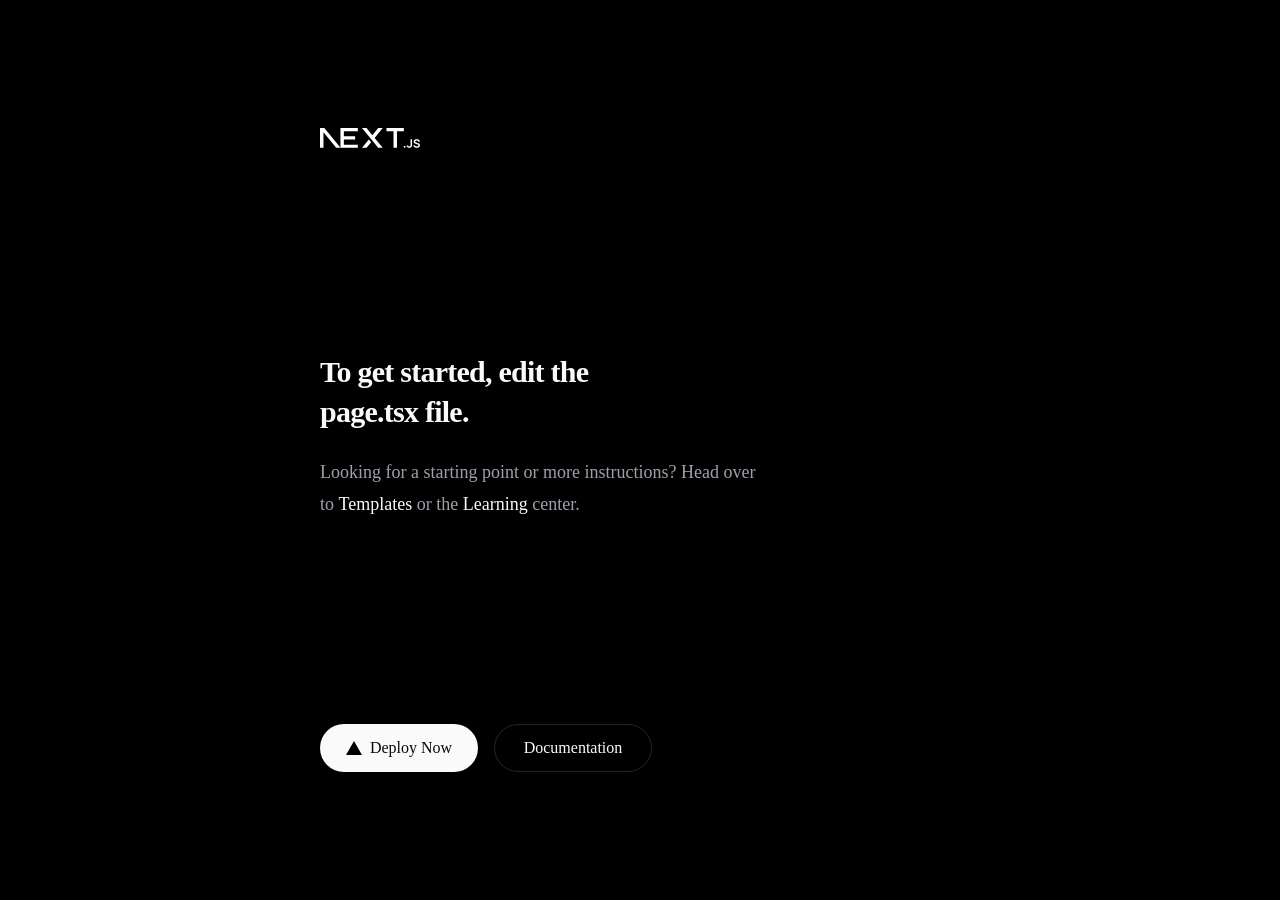
<file: index.html>
<!DOCTYPE html><html lang="en" class="geist_a71539c9-module__T19VSG__variable geist_mono_8d43a2aa-module__8Li5zG__variable h-full antialiased dark"><head><meta charSet="utf-8"/><meta name="viewport" content="width=device-width, initial-scale=1"/><link rel="preload" href="/next_assets/static/media/797e433ab948586e-s.p.0r6juujl39pe6.woff2" as="font" crossorigin="" type="font/woff2"/><link rel="preload" href="/next_assets/static/media/caa3a2e1cccd8315-s.p.0wgildi0cnwt9.woff2" as="font" crossorigin="" type="font/woff2"/><link rel="preload" as="image" href="/next.svg"/><link rel="stylesheet" href="/next_assets/static/chunks/2agok3-b_a-cc.css" data-precedence="next"/><link rel="preload" as="script" fetchPriority="low" href="/next_assets/static/chunks/2jg5n2fcw6pg0.js"/><script src="/next_assets/static/chunks/3qrfpf124qy4f.js" async=""></script><script src="/next_assets/static/chunks/175rlruvhkpo9.js" async=""></script><script src="/next_assets/static/chunks/turbopack-2z3d4gs591od8.js" async=""></script><script src="/next_assets/static/chunks/1d4h-sglyo8ft.js" async=""></script><script src="/next_assets/static/chunks/14mumt5_n0xhi.js" async=""></script><script src="/next_assets/static/chunks/1o3-ekn4-3eke.js" async=""></script><meta name="next-size-adjust" content=""/><title>AegisVision</title><meta name="description" content="Live Threat Shield Dashboard"/><link rel="icon" href="/favicon.ico?favicon.2vob68tjqpejf.ico" sizes="256x256" type="image/x-icon"/><script src="/next_assets/static/chunks/0cz1d0mv5g_q7.js" noModule=""></script></head><body class="min-h-full flex flex-col"><div hidden=""><!--$--><!--/$--></div><div class="flex flex-col flex-1 items-center justify-center bg-zinc-50 font-sans dark:bg-black"><main class="flex flex-1 w-full max-w-3xl flex-col items-center justify-between py-32 px-16 bg-white dark:bg-black sm:items-start"><img alt="Next.js logo" width="100" height="20" decoding="async" data-nimg="1" class="dark:invert" style="color:transparent" src="/next.svg"/><div class="flex flex-col items-center gap-6 text-center sm:items-start sm:text-left"><h1 class="max-w-xs text-3xl font-semibold leading-10 tracking-tight text-black dark:text-zinc-50">To get started, edit the page.tsx file.</h1><p class="max-w-md text-lg leading-8 text-zinc-600 dark:text-zinc-400">Looking for a starting point or more instructions? Head over to<!-- --> <a href="https://vercel.com/templates?framework=next.js&amp;utm_source=create-next-app&amp;utm_medium=appdir-template-tw&amp;utm_campaign=create-next-app" class="font-medium text-zinc-950 dark:text-zinc-50">Templates</a> <!-- -->or the<!-- --> <a href="https://nextjs.org/learn?utm_source=create-next-app&amp;utm_medium=appdir-template-tw&amp;utm_campaign=create-next-app" class="font-medium text-zinc-950 dark:text-zinc-50">Learning</a> <!-- -->center.</p></div><div class="flex flex-col gap-4 text-base font-medium sm:flex-row"><a class="flex h-12 w-full items-center justify-center gap-2 rounded-full bg-foreground px-5 text-background transition-colors hover:bg-[#383838] dark:hover:bg-[#ccc] md:w-[158px]" href="https://vercel.com/new?utm_source=create-next-app&amp;utm_medium=appdir-template-tw&amp;utm_campaign=create-next-app" target="_blank" rel="noopener noreferrer"><img alt="Vercel logomark" loading="lazy" width="16" height="16" decoding="async" data-nimg="1" class="dark:invert" style="color:transparent" src="/vercel.svg"/>Deploy Now</a><a class="flex h-12 w-full items-center justify-center rounded-full border border-solid border-black/[.08] px-5 transition-colors hover:border-transparent hover:bg-black/[.04] dark:border-white/[.145] dark:hover:bg-[#1a1a1a] md:w-[158px]" href="https://nextjs.org/docs?utm_source=create-next-app&amp;utm_medium=appdir-template-tw&amp;utm_campaign=create-next-app" target="_blank" rel="noopener noreferrer">Documentation</a></div></main></div><!--$--><!--/$--><script src="/next_assets/static/chunks/2jg5n2fcw6pg0.js" id="_R_" async=""></script><script>(self.__next_f=self.__next_f||[]).push([0])</script><script>self.__next_f.push([1,"1:\"$Sreact.fragment\"\n2:I[39756,[\"/next_assets/static/chunks/1d4h-sglyo8ft.js\",\"/next_assets/static/chunks/14mumt5_n0xhi.js\"],\"default\"]\n3:I[37457,[\"/next_assets/static/chunks/1d4h-sglyo8ft.js\",\"/next_assets/static/chunks/14mumt5_n0xhi.js\"],\"default\"]\n4:I[85437,[\"/next_assets/static/chunks/1d4h-sglyo8ft.js\",\"/next_assets/static/chunks/14mumt5_n0xhi.js\",\"/next_assets/static/chunks/1o3-ekn4-3eke.js\"],\"Image\"]\n8:I[68027,[\"/next_assets/static/chunks/1d4h-sglyo8ft.js\",\"/next_assets/static/chunks/14mumt5_n0xhi.js\"],\"default\",1]\n:HL[\"/next_assets/static/chunks/2agok3-b_a-cc.css\",\"style\"]\n:HL[\"/next_assets/static/media/797e433ab948586e-s.p.0r6juujl39pe6.woff2\",\"font\",{\"crossOrigin\":\"\",\"type\":\"font/woff2\"}]\n:HL[\"/next_assets/static/media/caa3a2e1cccd8315-s.p.0wgildi0cnwt9.woff2\",\"font\",{\"crossOrigin\":\"\",\"type\":\"font/woff2\"}]\n"])</script><script>self.__next_f.push([1,"0:{\"P\":null,\"c\":[\"\",\"\"],\"q\":\"\",\"i\":false,\"f\":[[[\"\",{\"children\":[\"__PAGE__\",{}]},\"$undefined\",\"$undefined\",16],[[\"$\",\"$1\",\"c\",{\"children\":[[[\"$\",\"link\",\"0\",{\"rel\":\"stylesheet\",\"href\":\"/next_assets/static/chunks/2agok3-b_a-cc.css\",\"precedence\":\"next\",\"crossOrigin\":\"$undefined\",\"nonce\":\"$undefined\"}],[\"$\",\"script\",\"script-0\",{\"src\":\"/next_assets/static/chunks/1d4h-sglyo8ft.js\",\"async\":true,\"nonce\":\"$undefined\"}],[\"$\",\"script\",\"script-1\",{\"src\":\"/next_assets/static/chunks/14mumt5_n0xhi.js\",\"async\":true,\"nonce\":\"$undefined\"}]],[\"$\",\"html\",null,{\"lang\":\"en\",\"className\":\"geist_a71539c9-module__T19VSG__variable geist_mono_8d43a2aa-module__8Li5zG__variable h-full antialiased dark\",\"children\":[\"$\",\"body\",null,{\"className\":\"min-h-full flex flex-col\",\"children\":[\"$\",\"$L2\",null,{\"parallelRouterKey\":\"children\",\"error\":\"$undefined\",\"errorStyles\":\"$undefined\",\"errorScripts\":\"$undefined\",\"template\":[\"$\",\"$L3\",null,{}],\"templateStyles\":\"$undefined\",\"templateScripts\":\"$undefined\",\"notFound\":[[[\"$\",\"title\",null,{\"children\":\"404: This page could not be found.\"}],[\"$\",\"div\",null,{\"style\":{\"fontFamily\":\"system-ui,\\\"Segoe UI\\\",Roboto,Helvetica,Arial,sans-serif,\\\"Apple Color Emoji\\\",\\\"Segoe UI Emoji\\\"\",\"height\":\"100vh\",\"textAlign\":\"center\",\"display\":\"flex\",\"flexDirection\":\"column\",\"alignItems\":\"center\",\"justifyContent\":\"center\"},\"children\":[\"$\",\"div\",null,{\"children\":[[\"$\",\"style\",null,{\"dangerouslySetInnerHTML\":{\"__html\":\"body{color:#000;background:#fff;margin:0}.next-error-h1{border-right:1px solid rgba(0,0,0,.3)}@media (prefers-color-scheme:dark){body{color:#fff;background:#000}.next-error-h1{border-right:1px solid rgba(255,255,255,.3)}}\"}}],[\"$\",\"h1\",null,{\"className\":\"next-error-h1\",\"style\":{\"display\":\"inline-block\",\"margin\":\"0 20px 0 0\",\"padding\":\"0 23px 0 0\",\"fontSize\":24,\"fontWeight\":500,\"verticalAlign\":\"top\",\"lineHeight\":\"49px\"},\"children\":404}],[\"$\",\"div\",null,{\"style\":{\"display\":\"inline-block\"},\"children\":[\"$\",\"h2\",null,{\"style\":{\"fontSize\":14,\"fontWeight\":400,\"lineHeight\":\"49px\",\"margin\":0},\"children\":\"This page could not be found.\"}]}]]}]}]],[]],\"forbidden\":\"$undefined\",\"unauthorized\":\"$undefined\"}]}]}]]}],{\"children\":[[\"$\",\"$1\",\"c\",{\"children\":[[\"$\",\"div\",null,{\"className\":\"flex flex-col flex-1 items-center justify-center bg-zinc-50 font-sans dark:bg-black\",\"children\":[\"$\",\"main\",null,{\"className\":\"flex flex-1 w-full max-w-3xl flex-col items-center justify-between py-32 px-16 bg-white dark:bg-black sm:items-start\",\"children\":[[\"$\",\"$L4\",null,{\"className\":\"dark:invert\",\"src\":\"/next.svg\",\"alt\":\"Next.js logo\",\"width\":100,\"height\":20,\"priority\":true}],[\"$\",\"div\",null,{\"className\":\"flex flex-col items-center gap-6 text-center sm:items-start sm:text-left\",\"children\":[[\"$\",\"h1\",null,{\"className\":\"max-w-xs text-3xl font-semibold leading-10 tracking-tight text-black dark:text-zinc-50\",\"children\":\"To get started, edit the page.tsx file.\"}],[\"$\",\"p\",null,{\"className\":\"max-w-md text-lg leading-8 text-zinc-600 dark:text-zinc-400\",\"children\":[\"Looking for a starting point or more instructions? Head over to\",\" \",[\"$\",\"a\",null,{\"href\":\"https://vercel.com/templates?framework=next.js\u0026utm_source=create-next-app\u0026utm_medium=appdir-template-tw\u0026utm_campaign=create-next-app\",\"className\":\"font-medium text-zinc-950 dark:text-zinc-50\",\"children\":\"Templates\"}],\" \",\"or the\",\" \",[\"$\",\"a\",null,{\"href\":\"https://nextjs.org/learn?utm_source=create-next-app\u0026utm_medium=appdir-template-tw\u0026utm_campaign=create-next-app\",\"className\":\"font-medium text-zinc-950 dark:text-zinc-50\",\"children\":\"Learning\"}],\" \",\"center.\"]}]]}],[\"$\",\"div\",null,{\"className\":\"flex flex-col gap-4 text-base font-medium sm:flex-row\",\"children\":[[\"$\",\"a\",null,{\"className\":\"flex h-12 w-full items-center justify-center gap-2 rounded-full bg-foreground px-5 text-background transition-colors hover:bg-[#383838] dark:hover:bg-[#ccc] md:w-[158px]\",\"href\":\"https://vercel.com/new?utm_source=create-next-app\u0026utm_medium=appdir-template-tw\u0026utm_campaign=create-next-app\",\"target\":\"_blank\",\"rel\":\"noopener noreferrer\",\"children\":[[\"$\",\"$L4\",null,{\"className\":\"dark:invert\",\"src\":\"/vercel.svg\",\"alt\":\"Vercel logomark\",\"width\":16,\"height\":16}],\"Deploy Now\"]}],[\"$\",\"a\",null,{\"className\":\"flex h-12 w-full items-center justify-center rounded-full border border-solid border-black/[.08] px-5 transition-colors hover:border-transparent hover:bg-black/[.04] dark:border-white/[.145] dark:hover:bg-[#1a1a1a] md:w-[158px]\",\"href\":\"https://nextjs.org/docs?utm_source=create-next-app\u0026utm_medium=appdir-template-tw\u0026utm_campaign=create-next-app\",\"target\":\"_blank\",\"rel\":\"noopener noreferrer\",\"children\":\"Documentation\"}]]}]]}]}],[\"$L5\"],\"$L6\"]}],{},null,false,null]},null,false,null],\"$L7\",false]],\"m\":\"$undefined\",\"G\":[\"$8\",[\"$L9\"]],\"S\":true,\"h\":null,\"s\":\"$undefined\",\"l\":\"$undefined\",\"p\":\"$undefined\",\"d\":\"$undefined\",\"b\":\"znntw1Z8Z7Zp_4YTSEvI7\"}\n"])</script><script>self.__next_f.push([1,"a:I[97367,[\"/next_assets/static/chunks/1d4h-sglyo8ft.js\",\"/next_assets/static/chunks/14mumt5_n0xhi.js\"],\"OutletBoundary\"]\nb:\"$Sreact.suspense\"\nd:I[97367,[\"/next_assets/static/chunks/1d4h-sglyo8ft.js\",\"/next_assets/static/chunks/14mumt5_n0xhi.js\"],\"ViewportBoundary\"]\nf:I[97367,[\"/next_assets/static/chunks/1d4h-sglyo8ft.js\",\"/next_assets/static/chunks/14mumt5_n0xhi.js\"],\"MetadataBoundary\"]\n5:[\"$\",\"script\",\"script-0\",{\"src\":\"/next_assets/static/chunks/1o3-ekn4-3eke.js\",\"async\":true,\"nonce\":\"$undefined\"}]\n6:[\"$\",\"$La\",null,{\"children\":[\"$\",\"$b\",null,{\"name\":\"Next.MetadataOutlet\",\"children\":\"$@c\"}]}]\n7:[\"$\",\"$1\",\"h\",{\"children\":[null,[\"$\",\"$Ld\",null,{\"children\":\"$Le\"}],[\"$\",\"div\",null,{\"hidden\":true,\"children\":[\"$\",\"$Lf\",null,{\"children\":[\"$\",\"$b\",null,{\"name\":\"Next.Metadata\",\"children\":\"$L10\"}]}]}],[\"$\",\"meta\",null,{\"name\":\"next-size-adjust\",\"content\":\"\"}]]}]\n9:[\"$\",\"link\",\"0\",{\"rel\":\"stylesheet\",\"href\":\"/next_assets/static/chunks/2agok3-b_a-cc.css\",\"precedence\":\"next\",\"crossOrigin\":\"$undefined\",\"nonce\":\"$undefined\"}]\n"])</script><script>self.__next_f.push([1,"e:[[\"$\",\"meta\",\"0\",{\"charSet\":\"utf-8\"}],[\"$\",\"meta\",\"1\",{\"name\":\"viewport\",\"content\":\"width=device-width, initial-scale=1\"}]]\n"])</script><script>self.__next_f.push([1,"11:I[27201,[\"/next_assets/static/chunks/1d4h-sglyo8ft.js\",\"/next_assets/static/chunks/14mumt5_n0xhi.js\"],\"IconMark\"]\nc:null\n10:[[\"$\",\"title\",\"0\",{\"children\":\"AegisVision\"}],[\"$\",\"meta\",\"1\",{\"name\":\"description\",\"content\":\"Live Threat Shield Dashboard\"}],[\"$\",\"link\",\"2\",{\"rel\":\"icon\",\"href\":\"/favicon.ico?favicon.2vob68tjqpejf.ico\",\"sizes\":\"256x256\",\"type\":\"image/x-icon\"}],[\"$\",\"$L11\",\"3\",{}]]\n"])</script></body></html>
</file>
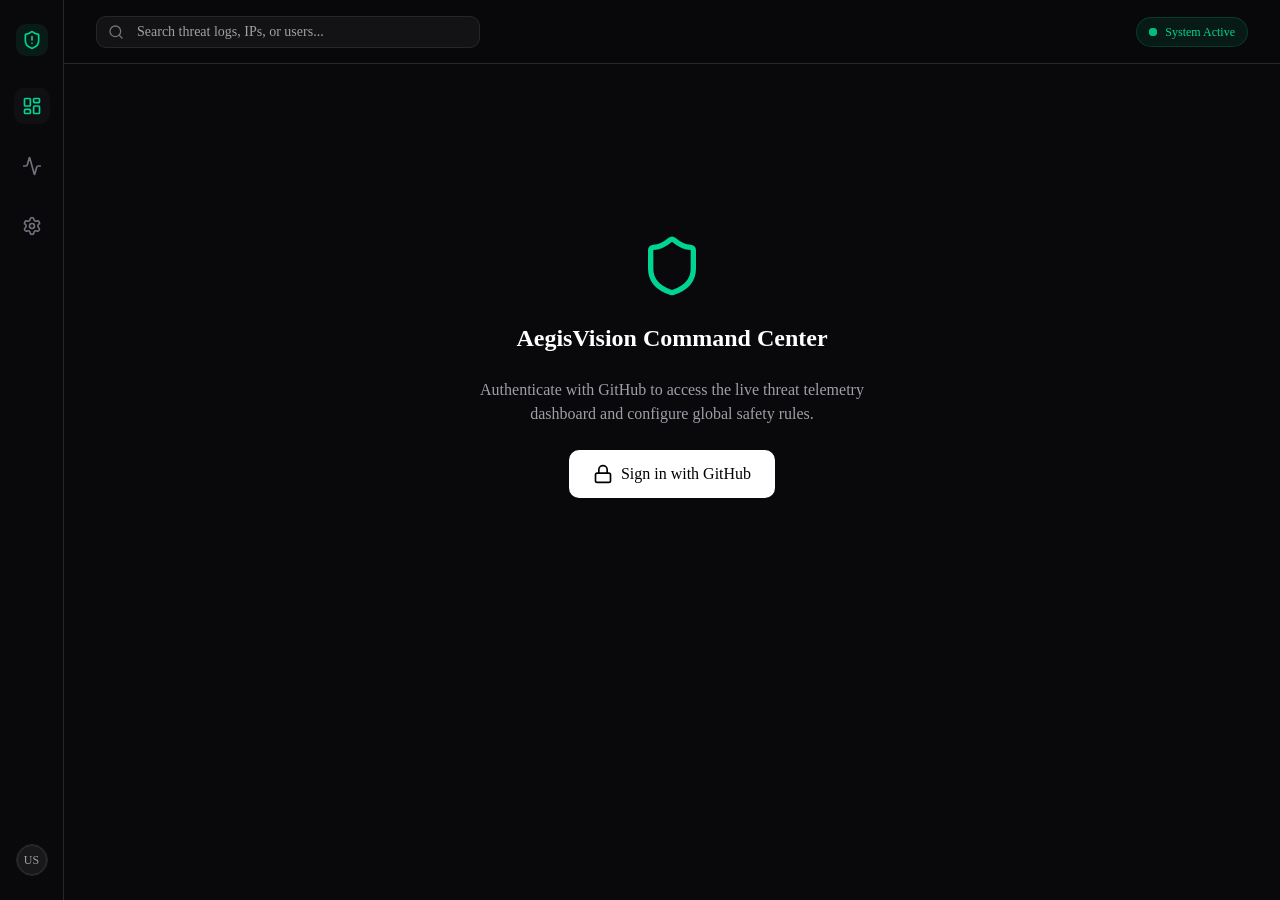
<file: dashboard.html>
<!DOCTYPE html><html lang="en" class="geist_a71539c9-module__T19VSG__variable geist_mono_8d43a2aa-module__8Li5zG__variable h-full antialiased dark"><head><meta charSet="utf-8"/><meta name="viewport" content="width=device-width, initial-scale=1"/><link rel="preload" href="/next_assets/static/media/797e433ab948586e-s.p.0r6juujl39pe6.woff2" as="font" crossorigin="" type="font/woff2"/><link rel="preload" href="/next_assets/static/media/caa3a2e1cccd8315-s.p.0wgildi0cnwt9.woff2" as="font" crossorigin="" type="font/woff2"/><link rel="stylesheet" href="/next_assets/static/chunks/2agok3-b_a-cc.css" data-precedence="next"/><link rel="preload" as="script" fetchPriority="low" href="/next_assets/static/chunks/2jg5n2fcw6pg0.js"/><script src="/next_assets/static/chunks/3qrfpf124qy4f.js" async=""></script><script src="/next_assets/static/chunks/175rlruvhkpo9.js" async=""></script><script src="/next_assets/static/chunks/turbopack-2z3d4gs591od8.js" async=""></script><script src="/next_assets/static/chunks/1d4h-sglyo8ft.js" async=""></script><script src="/next_assets/static/chunks/14mumt5_n0xhi.js" async=""></script><script src="/next_assets/static/chunks/0r-6shjzh53z5.js" async=""></script><script src="/next_assets/static/chunks/0u2emocpsh4m_.js" async=""></script><script src="/next_assets/static/chunks/0m_lxau0n7kff.js" async=""></script><script src="/next_assets/static/chunks/1i16z_l_0zw9x.js" async=""></script><script src="/next_assets/static/chunks/0z9kwexhko6d1.js" async=""></script><meta name="next-size-adjust" content=""/><title>AegisVision</title><meta name="description" content="Live Threat Shield Dashboard"/><link rel="icon" href="/favicon.ico?favicon.2vob68tjqpejf.ico" sizes="256x256" type="image/x-icon"/><script src="/next_assets/static/chunks/0cz1d0mv5g_q7.js" noModule=""></script></head><body class="min-h-full flex flex-col"><div hidden=""><!--$--><!--/$--></div><div class="flex h-screen bg-zinc-950 text-white overflow-hidden"><aside class="w-16 border-r border-zinc-800 flex flex-col items-center py-6 justify-between bg-zinc-950 z-20"><div class="flex flex-col items-center gap-8"><div class="w-8 h-8 rounded-lg bg-emerald-500/10 flex items-center justify-center text-emerald-400"><svg xmlns="http://www.w3.org/2000/svg" width="24" height="24" viewBox="0 0 24 24" fill="none" stroke="currentColor" stroke-width="2" stroke-linecap="round" stroke-linejoin="round" class="lucide lucide-shield-alert w-5 h-5" aria-hidden="true"><path d="M20 13c0 5-3.5 7.5-7.66 8.95a1 1 0 0 1-.67-.01C7.5 20.5 4 18 4 13V6a1 1 0 0 1 1-1c2 0 4.5-1.2 6.24-2.72a1.17 1.17 0 0 1 1.52 0C14.51 3.81 17 5 19 5a1 1 0 0 1 1 1z"></path><path d="M12 8v4"></path><path d="M12 16h.01"></path></svg></div><nav class="flex flex-col gap-6"><button class="text-emerald-400 p-2 rounded-lg bg-zinc-900/50 hover:bg-zinc-800 transition-colors"><svg xmlns="http://www.w3.org/2000/svg" width="24" height="24" viewBox="0 0 24 24" fill="none" stroke="currentColor" stroke-width="2" stroke-linecap="round" stroke-linejoin="round" class="lucide lucide-layout-dashboard w-5 h-5" aria-hidden="true"><rect width="7" height="9" x="3" y="3" rx="1"></rect><rect width="7" height="5" x="14" y="3" rx="1"></rect><rect width="7" height="9" x="14" y="12" rx="1"></rect><rect width="7" height="5" x="3" y="16" rx="1"></rect></svg></button><button class="text-zinc-500 hover:text-zinc-300 p-2 transition-colors"><svg xmlns="http://www.w3.org/2000/svg" width="24" height="24" viewBox="0 0 24 24" fill="none" stroke="currentColor" stroke-width="2" stroke-linecap="round" stroke-linejoin="round" class="lucide lucide-activity w-5 h-5" aria-hidden="true"><path d="M22 12h-2.48a2 2 0 0 0-1.93 1.46l-2.35 8.36a.25.25 0 0 1-.48 0L9.24 2.18a.25.25 0 0 0-.48 0l-2.35 8.36A2 2 0 0 1 4.49 12H2"></path></svg></button><button class="text-zinc-500 hover:text-zinc-300 p-2 transition-colors"><svg xmlns="http://www.w3.org/2000/svg" width="24" height="24" viewBox="0 0 24 24" fill="none" stroke="currentColor" stroke-width="2" stroke-linecap="round" stroke-linejoin="round" class="lucide lucide-settings w-5 h-5" aria-hidden="true"><path d="M9.671 4.136a2.34 2.34 0 0 1 4.659 0 2.34 2.34 0 0 0 3.319 1.915 2.34 2.34 0 0 1 2.33 4.033 2.34 2.34 0 0 0 0 3.831 2.34 2.34 0 0 1-2.33 4.033 2.34 2.34 0 0 0-3.319 1.915 2.34 2.34 0 0 1-4.659 0 2.34 2.34 0 0 0-3.32-1.915 2.34 2.34 0 0 1-2.33-4.033 2.34 2.34 0 0 0 0-3.831A2.34 2.34 0 0 1 6.35 6.051a2.34 2.34 0 0 0 3.319-1.915"></path><circle cx="12" cy="12" r="3"></circle></svg></button></nav></div><span data-slot="avatar" data-size="default" class="group/avatar relative flex size-8 shrink-0 rounded-full select-none after:absolute after:inset-0 after:rounded-full after:border after:border-border after:mix-blend-darken data-[size=lg]:size-10 data-[size=sm]:size-6 dark:after:mix-blend-lighten w-8 h-8 border border-zinc-800 cursor-pointer"><span data-slot="avatar-fallback" class="flex size-full items-center justify-center rounded-full text-muted-foreground group-data-[size=sm]/avatar:text-xs bg-zinc-900 text-xs">US</span></span></aside><main class="flex-1 flex flex-col relative z-10"><header class="h-16 border-b border-zinc-800 flex items-center justify-between px-8 bg-zinc-950/80 backdrop-blur-md"><div class="relative w-96"><svg xmlns="http://www.w3.org/2000/svg" width="24" height="24" viewBox="0 0 24 24" fill="none" stroke="currentColor" stroke-width="2" stroke-linecap="round" stroke-linejoin="round" class="lucide lucide-search absolute left-3 top-1/2 -translate-y-1/2 w-4 h-4 text-zinc-500" aria-hidden="true"><path d="m21 21-4.34-4.34"></path><circle cx="11" cy="11" r="8"></circle></svg><input id="base-ui-_R_4mivb_" data-slot="input" placeholder="Search threat logs, IPs, or users..." class="h-8 min-w-0 rounded-lg border px-2.5 py-1 transition-colors outline-none file:inline-flex file:h-6 file:border-0 file:bg-transparent file:text-sm file:font-medium file:text-foreground placeholder:text-muted-foreground focus-visible:border-ring focus-visible:ring-3 disabled:pointer-events-none disabled:cursor-not-allowed disabled:bg-input/50 disabled:opacity-50 aria-invalid:border-destructive aria-invalid:ring-3 aria-invalid:ring-destructive/20 md:text-sm dark:bg-input/30 dark:disabled:bg-input/80 dark:aria-invalid:border-destructive/50 dark:aria-invalid:ring-destructive/40 w-full bg-zinc-900/50 border-zinc-800 pl-10 text-sm focus-visible:ring-emerald-400/50"/></div><div class="flex items-center gap-3"><div class="flex items-center gap-2 px-3 py-1.5 rounded-full border border-emerald-500/20 bg-emerald-500/10"><span class="relative flex h-2 w-2"><span class="animate-ping absolute inline-flex h-full w-full rounded-full bg-emerald-400 opacity-75"></span><span class="relative inline-flex rounded-full h-2 w-2 bg-emerald-500"></span></span><span class="text-xs font-medium text-emerald-400">System Active</span></div></div></header><div class="flex-1 overflow-y-auto p-8"><div class="flex flex-col items-center justify-center min-h-[60vh] gap-6"><svg xmlns="http://www.w3.org/2000/svg" width="24" height="24" viewBox="0 0 24 24" fill="none" stroke="currentColor" stroke-width="2" stroke-linecap="round" stroke-linejoin="round" class="lucide lucide-shield w-16 h-16 text-emerald-400" aria-hidden="true"><path d="M20 13c0 5-3.5 7.5-7.66 8.95a1 1 0 0 1-.67-.01C7.5 20.5 4 18 4 13V6a1 1 0 0 1 1-1c2 0 4.5-1.2 6.24-2.72a1.17 1.17 0 0 1 1.52 0C14.51 3.81 17 5 19 5a1 1 0 0 1 1 1z"></path></svg><h2 class="text-2xl font-bold text-white">AegisVision Command Center</h2><p class="text-zinc-400 text-center max-w-md">Authenticate with GitHub to access the live threat telemetry dashboard and configure global safety rules.</p><button class="flex items-center gap-2 bg-white text-black px-6 py-3 rounded-lg font-medium hover:bg-zinc-200 transition-colors"><svg xmlns="http://www.w3.org/2000/svg" width="24" height="24" viewBox="0 0 24 24" fill="none" stroke="currentColor" stroke-width="2" stroke-linecap="round" stroke-linejoin="round" class="lucide lucide-lock w-5 h-5" aria-hidden="true"><rect width="18" height="11" x="3" y="11" rx="2" ry="2"></rect><path d="M7 11V7a5 5 0 0 1 10 0v4"></path></svg>Sign in with GitHub</button></div><!--$--><!--/$--></div></main></div><script src="/next_assets/static/chunks/2jg5n2fcw6pg0.js" id="_R_" async=""></script><script>(self.__next_f=self.__next_f||[]).push([0])</script><script>self.__next_f.push([1,"1:\"$Sreact.fragment\"\n2:I[39756,[\"/next_assets/static/chunks/1d4h-sglyo8ft.js\",\"/next_assets/static/chunks/14mumt5_n0xhi.js\"],\"default\"]\n3:I[37457,[\"/next_assets/static/chunks/1d4h-sglyo8ft.js\",\"/next_assets/static/chunks/14mumt5_n0xhi.js\"],\"default\"]\n4:I[5014,[\"/next_assets/static/chunks/1d4h-sglyo8ft.js\",\"/next_assets/static/chunks/14mumt5_n0xhi.js\",\"/next_assets/static/chunks/0r-6shjzh53z5.js\",\"/next_assets/static/chunks/0u2emocpsh4m_.js\",\"/next_assets/static/chunks/0m_lxau0n7kff.js\"],\"default\"]\n9:I[68027,[\"/next_assets/static/chunks/1d4h-sglyo8ft.js\",\"/next_assets/static/chunks/14mumt5_n0xhi.js\"],\"default\",1]\n:HL[\"/next_assets/static/chunks/2agok3-b_a-cc.css\",\"style\"]\n:HL[\"/next_assets/static/media/797e433ab948586e-s.p.0r6juujl39pe6.woff2\",\"font\",{\"crossOrigin\":\"\",\"type\":\"font/woff2\"}]\n:HL[\"/next_assets/static/media/caa3a2e1cccd8315-s.p.0wgildi0cnwt9.woff2\",\"font\",{\"crossOrigin\":\"\",\"type\":\"font/woff2\"}]\n"])</script><script>self.__next_f.push([1,"0:{\"P\":null,\"c\":[\"\",\"dashboard\"],\"q\":\"\",\"i\":false,\"f\":[[[\"\",{\"children\":[\"dashboard\",{\"children\":[\"__PAGE__\",{}]}]},\"$undefined\",\"$undefined\",16],[[\"$\",\"$1\",\"c\",{\"children\":[[[\"$\",\"link\",\"0\",{\"rel\":\"stylesheet\",\"href\":\"/next_assets/static/chunks/2agok3-b_a-cc.css\",\"precedence\":\"next\",\"crossOrigin\":\"$undefined\",\"nonce\":\"$undefined\"}],[\"$\",\"script\",\"script-0\",{\"src\":\"/next_assets/static/chunks/1d4h-sglyo8ft.js\",\"async\":true,\"nonce\":\"$undefined\"}],[\"$\",\"script\",\"script-1\",{\"src\":\"/next_assets/static/chunks/14mumt5_n0xhi.js\",\"async\":true,\"nonce\":\"$undefined\"}]],[\"$\",\"html\",null,{\"lang\":\"en\",\"className\":\"geist_a71539c9-module__T19VSG__variable geist_mono_8d43a2aa-module__8Li5zG__variable h-full antialiased dark\",\"children\":[\"$\",\"body\",null,{\"className\":\"min-h-full flex flex-col\",\"children\":[\"$\",\"$L2\",null,{\"parallelRouterKey\":\"children\",\"error\":\"$undefined\",\"errorStyles\":\"$undefined\",\"errorScripts\":\"$undefined\",\"template\":[\"$\",\"$L3\",null,{}],\"templateStyles\":\"$undefined\",\"templateScripts\":\"$undefined\",\"notFound\":[[[\"$\",\"title\",null,{\"children\":\"404: This page could not be found.\"}],[\"$\",\"div\",null,{\"style\":{\"fontFamily\":\"system-ui,\\\"Segoe UI\\\",Roboto,Helvetica,Arial,sans-serif,\\\"Apple Color Emoji\\\",\\\"Segoe UI Emoji\\\"\",\"height\":\"100vh\",\"textAlign\":\"center\",\"display\":\"flex\",\"flexDirection\":\"column\",\"alignItems\":\"center\",\"justifyContent\":\"center\"},\"children\":[\"$\",\"div\",null,{\"children\":[[\"$\",\"style\",null,{\"dangerouslySetInnerHTML\":{\"__html\":\"body{color:#000;background:#fff;margin:0}.next-error-h1{border-right:1px solid rgba(0,0,0,.3)}@media (prefers-color-scheme:dark){body{color:#fff;background:#000}.next-error-h1{border-right:1px solid rgba(255,255,255,.3)}}\"}}],[\"$\",\"h1\",null,{\"className\":\"next-error-h1\",\"style\":{\"display\":\"inline-block\",\"margin\":\"0 20px 0 0\",\"padding\":\"0 23px 0 0\",\"fontSize\":24,\"fontWeight\":500,\"verticalAlign\":\"top\",\"lineHeight\":\"49px\"},\"children\":404}],[\"$\",\"div\",null,{\"style\":{\"display\":\"inline-block\"},\"children\":[\"$\",\"h2\",null,{\"style\":{\"fontSize\":14,\"fontWeight\":400,\"lineHeight\":\"49px\",\"margin\":0},\"children\":\"This page could not be found.\"}]}]]}]}]],[]],\"forbidden\":\"$undefined\",\"unauthorized\":\"$undefined\"}]}]}]]}],{\"children\":[[\"$\",\"$1\",\"c\",{\"children\":[[[\"$\",\"script\",\"script-0\",{\"src\":\"/next_assets/static/chunks/0r-6shjzh53z5.js\",\"async\":true,\"nonce\":\"$undefined\"}],[\"$\",\"script\",\"script-1\",{\"src\":\"/next_assets/static/chunks/0u2emocpsh4m_.js\",\"async\":true,\"nonce\":\"$undefined\"}],[\"$\",\"script\",\"script-2\",{\"src\":\"/next_assets/static/chunks/0m_lxau0n7kff.js\",\"async\":true,\"nonce\":\"$undefined\"}]],[\"$\",\"div\",null,{\"className\":\"flex h-screen bg-zinc-950 text-white overflow-hidden\",\"children\":[[\"$\",\"aside\",null,{\"className\":\"w-16 border-r border-zinc-800 flex flex-col items-center py-6 justify-between bg-zinc-950 z-20\",\"children\":[[\"$\",\"div\",null,{\"className\":\"flex flex-col items-center gap-8\",\"children\":[[\"$\",\"div\",null,{\"className\":\"w-8 h-8 rounded-lg bg-emerald-500/10 flex items-center justify-center text-emerald-400\",\"children\":[\"$\",\"$L4\",null,{\"ref\":\"$undefined\",\"iconNode\":[[\"path\",{\"d\":\"M20 13c0 5-3.5 7.5-7.66 8.95a1 1 0 0 1-.67-.01C7.5 20.5 4 18 4 13V6a1 1 0 0 1 1-1c2 0 4.5-1.2 6.24-2.72a1.17 1.17 0 0 1 1.52 0C14.51 3.81 17 5 19 5a1 1 0 0 1 1 1z\",\"key\":\"oel41y\"}],[\"path\",{\"d\":\"M12 8v4\",\"key\":\"1got3b\"}],[\"path\",{\"d\":\"M12 16h.01\",\"key\":\"1drbdi\"}]],\"className\":\"lucide-shield-alert w-5 h-5\"}]}],[\"$\",\"nav\",null,{\"className\":\"flex flex-col gap-6\",\"children\":[[\"$\",\"button\",null,{\"className\":\"text-emerald-400 p-2 rounded-lg bg-zinc-900/50 hover:bg-zinc-800 transition-colors\",\"children\":[\"$\",\"$L4\",null,{\"ref\":\"$undefined\",\"iconNode\":[[\"rect\",{\"width\":\"7\",\"height\":\"9\",\"x\":\"3\",\"y\":\"3\",\"rx\":\"1\",\"key\":\"10lvy0\"}],[\"rect\",{\"width\":\"7\",\"height\":\"5\",\"x\":\"14\",\"y\":\"3\",\"rx\":\"1\",\"key\":\"16une8\"}],[\"rect\",{\"width\":\"7\",\"height\":\"9\",\"x\":\"14\",\"y\":\"12\",\"rx\":\"1\",\"key\":\"1hutg5\"}],[\"rect\",{\"width\":\"7\",\"height\":\"5\",\"x\":\"3\",\"y\":\"16\",\"rx\":\"1\",\"key\":\"ldoo1y\"}]],\"className\":\"lucide-layout-dashboard w-5 h-5\"}]}],[\"$\",\"button\",null,{\"className\":\"text-zinc-500 hover:text-zinc-300 p-2 transition-colors\",\"children\":[\"$\",\"$L4\",null,{\"ref\":\"$undefined\",\"iconNode\":[[\"path\",{\"d\":\"M22 12h-2.48a2 2 0 0 0-1.93 1.46l-2.35 8.36a.25.25 0 0 1-.48 0L9.24 2.18a.25.25 0 0 0-.48 0l-2.35 8.36A2 2 0 0 1 4.49 12H2\",\"key\":\"169zse\"}]],\"className\":\"lucide-activity w-5 h-5\"}]}],[\"$\",\"button\",null,{\"className\":\"text-zinc-500 hover:text-zinc-300 p-2 transition-colors\",\"children\":[\"$\",\"$L4\",null,{\"ref\":\"$undefined\",\"iconNode\":[[\"path\",{\"d\":\"M9.671 4.136a2.34 2.34 0 0 1 4.659 0 2.34 2.34 0 0 0 3.319 1.915 2.34 2.34 0 0 1 2.33 4.033 2.34 2.34 0 0 0 0 3.831 2.34 2.34 0 0 1-2.33 4.033 2.34 2.34 0 0 0-3.319 1.915 2.34 2.34 0 0 1-4.659 0 2.34 2.34 0 0 0-3.32-1.915 2.34 2.34 0 0 1-2.33-4.033 2.34 2.34 0 0 0 0-3.831A2.34 2.34 0 0 1 6.35 6.051a2.34 2.34 0 0 0 3.319-1.915\",\"key\":\"1i5ecw\"}],[\"circle\",{\"cx\":\"12\",\"cy\":\"12\",\"r\":\"3\",\"key\":\"1v7zrd\"}]],\"className\":\"lucide-settings w-5 h-5\"}]}]]}]]}],\"$L5\"]}],\"$L6\"]}]]}],{\"children\":[\"$L7\",{},null,false,null]},null,false,null]},null,false,null],\"$L8\",false]],\"m\":\"$undefined\",\"G\":[\"$9\",[\"$La\"]],\"S\":true,\"h\":null,\"s\":\"$undefined\",\"l\":\"$undefined\",\"p\":\"$undefined\",\"d\":\"$undefined\",\"b\":\"znntw1Z8Z7Zp_4YTSEvI7\"}\n"])</script><script>self.__next_f.push([1,"b:I[99676,[\"/next_assets/static/chunks/1d4h-sglyo8ft.js\",\"/next_assets/static/chunks/14mumt5_n0xhi.js\",\"/next_assets/static/chunks/0r-6shjzh53z5.js\",\"/next_assets/static/chunks/0u2emocpsh4m_.js\",\"/next_assets/static/chunks/0m_lxau0n7kff.js\"],\"Avatar\"]\nc:I[99676,[\"/next_assets/static/chunks/1d4h-sglyo8ft.js\",\"/next_assets/static/chunks/14mumt5_n0xhi.js\",\"/next_assets/static/chunks/0r-6shjzh53z5.js\",\"/next_assets/static/chunks/0u2emocpsh4m_.js\",\"/next_assets/static/chunks/0m_lxau0n7kff.js\"],\"AvatarImage\"]\nd:I[99676,[\"/next_assets/static/chunks/1d4h-sglyo8ft.js\",\"/next_assets/static/chunks/14mumt5_n0xhi.js\",\"/next_assets/static/chunks/0r-6shjzh53z5.js\",\"/next_assets/static/chunks/0u2emocpsh4m_.js\",\"/next_assets/static/chunks/0m_lxau0n7kff.js\"],\"AvatarFallback\"]\ne:I[58300,[\"/next_assets/static/chunks/1d4h-sglyo8ft.js\",\"/next_assets/static/chunks/14mumt5_n0xhi.js\",\"/next_assets/static/chunks/0r-6shjzh53z5.js\",\"/next_assets/static/chunks/0u2emocpsh4m_.js\",\"/next_assets/static/chunks/0m_lxau0n7kff.js\"],\"Input\"]\nf:I[47257,[\"/next_assets/static/chunks/1d4h-sglyo8ft.js\",\"/next_assets/static/chunks/14mumt5_n0xhi.js\"],\"ClientPageRoot\"]\n10:I[30257,[\"/next_assets/static/chunks/1d4h-sglyo8ft.js\",\"/next_assets/static/chunks/14mumt5_n0xhi.js\",\"/next_assets/static/chunks/0r-6shjzh53z5.js\",\"/next_assets/static/chunks/0u2emocpsh4m_.js\",\"/next_assets/static/chunks/0m_lxau0n7kff.js\",\"/next_assets/static/chunks/1i16z_l_0zw9x.js\",\"/next_assets/static/chunks/0z9kwexhko6d1.js\"],\"default\"]\n13:I[97367,[\"/next_assets/static/chunks/1d4h-sglyo8ft.js\",\"/next_assets/static/chunks/14mumt5_n0xhi.js\"],\"OutletBoundary\"]\n14:\"$Sreact.suspense\"\n16:I[97367,[\"/next_assets/static/chunks/1d4h-sglyo8ft.js\",\"/next_assets/static/chunks/14mumt5_n0xhi.js\"],\"ViewportBoundary\"]\n18:I[97367,[\"/next_assets/static/chunks/1d4h-sglyo8ft.js\",\"/next_assets/static/chunks/14mumt5_n0xhi.js\"],\"MetadataBoundary\"]\n5:[\"$\",\"$Lb\",null,{\"className\":\"w-8 h-8 border border-zinc-800 cursor-pointer\",\"children\":[[\"$\",\"$Lc\",null,{\"src\":\"https://github.com/shadcn.png\"}],[\"$\",\"$Ld\",null,{\"className\":\"bg-zinc-900 text-xs\",\"children\":\"US\"}]]}]\n"])</script><script>self.__next_f.push([1,"6:[\"$\",\"main\",null,{\"className\":\"flex-1 flex flex-col relative z-10\",\"children\":[[\"$\",\"header\",null,{\"className\":\"h-16 border-b border-zinc-800 flex items-center justify-between px-8 bg-zinc-950/80 backdrop-blur-md\",\"children\":[[\"$\",\"div\",null,{\"className\":\"relative w-96\",\"children\":[[\"$\",\"$L4\",null,{\"ref\":\"$undefined\",\"iconNode\":[[\"path\",{\"d\":\"m21 21-4.34-4.34\",\"key\":\"14j7rj\"}],[\"circle\",{\"cx\":\"11\",\"cy\":\"11\",\"r\":\"8\",\"key\":\"4ej97u\"}]],\"className\":\"lucide-search absolute left-3 top-1/2 -translate-y-1/2 w-4 h-4 text-zinc-500\"}],[\"$\",\"$Le\",null,{\"type\":\"$undefined\",\"data-slot\":\"input\",\"className\":\"h-8 min-w-0 rounded-lg border px-2.5 py-1 transition-colors outline-none file:inline-flex file:h-6 file:border-0 file:bg-transparent file:text-sm file:font-medium file:text-foreground placeholder:text-muted-foreground focus-visible:border-ring focus-visible:ring-3 disabled:pointer-events-none disabled:cursor-not-allowed disabled:bg-input/50 disabled:opacity-50 aria-invalid:border-destructive aria-invalid:ring-3 aria-invalid:ring-destructive/20 md:text-sm dark:bg-input/30 dark:disabled:bg-input/80 dark:aria-invalid:border-destructive/50 dark:aria-invalid:ring-destructive/40 w-full bg-zinc-900/50 border-zinc-800 pl-10 text-sm focus-visible:ring-emerald-400/50\",\"placeholder\":\"Search threat logs, IPs, or users...\"}]]}],[\"$\",\"div\",null,{\"className\":\"flex items-center gap-3\",\"children\":[\"$\",\"div\",null,{\"className\":\"flex items-center gap-2 px-3 py-1.5 rounded-full border border-emerald-500/20 bg-emerald-500/10\",\"children\":[[\"$\",\"span\",null,{\"className\":\"relative flex h-2 w-2\",\"children\":[[\"$\",\"span\",null,{\"className\":\"animate-ping absolute inline-flex h-full w-full rounded-full bg-emerald-400 opacity-75\"}],[\"$\",\"span\",null,{\"className\":\"relative inline-flex rounded-full h-2 w-2 bg-emerald-500\"}]]}],[\"$\",\"span\",null,{\"className\":\"text-xs font-medium text-emerald-400\",\"children\":\"System Active\"}]]}]}]]}],[\"$\",\"div\",null,{\"className\":\"flex-1 overflow-y-auto p-8\",\"children\":[\"$\",\"$L2\",null,{\"parallelRouterKey\":\"children\",\"error\":\"$undefined\",\"errorStyles\":\"$undefined\",\"errorScripts\":\"$undefined\",\"template\":[\"$\",\"$L3\",null,{}],\"templateStyles\":\"$undefined\",\"templateScripts\":\"$undefined\",\"notFound\":\"$undefined\",\"forbidden\":\"$undefined\",\"unauthorized\":\"$undefined\"}]}]]}]\n"])</script><script>self.__next_f.push([1,"7:[\"$\",\"$1\",\"c\",{\"children\":[[\"$\",\"$Lf\",null,{\"Component\":\"$10\",\"serverProvidedParams\":{\"searchParams\":{},\"params\":{},\"promises\":[\"$@11\",\"$@12\"]}}],[[\"$\",\"script\",\"script-0\",{\"src\":\"/next_assets/static/chunks/1i16z_l_0zw9x.js\",\"async\":true,\"nonce\":\"$undefined\"}],[\"$\",\"script\",\"script-1\",{\"src\":\"/next_assets/static/chunks/0z9kwexhko6d1.js\",\"async\":true,\"nonce\":\"$undefined\"}]],[\"$\",\"$L13\",null,{\"children\":[\"$\",\"$14\",null,{\"name\":\"Next.MetadataOutlet\",\"children\":\"$@15\"}]}]]}]\n8:[\"$\",\"$1\",\"h\",{\"children\":[null,[\"$\",\"$L16\",null,{\"children\":\"$L17\"}],[\"$\",\"div\",null,{\"hidden\":true,\"children\":[\"$\",\"$L18\",null,{\"children\":[\"$\",\"$14\",null,{\"name\":\"Next.Metadata\",\"children\":\"$L19\"}]}]}],[\"$\",\"meta\",null,{\"name\":\"next-size-adjust\",\"content\":\"\"}]]}]\na:[\"$\",\"link\",\"0\",{\"rel\":\"stylesheet\",\"href\":\"/next_assets/static/chunks/2agok3-b_a-cc.css\",\"precedence\":\"next\",\"crossOrigin\":\"$undefined\",\"nonce\":\"$undefined\"}]\n"])</script><script>self.__next_f.push([1,"11:{}\n12:\"$7:props:children:0:props:serverProvidedParams:params\"\n"])</script><script>self.__next_f.push([1,"17:[[\"$\",\"meta\",\"0\",{\"charSet\":\"utf-8\"}],[\"$\",\"meta\",\"1\",{\"name\":\"viewport\",\"content\":\"width=device-width, initial-scale=1\"}]]\n"])</script><script>self.__next_f.push([1,"1a:I[27201,[\"/next_assets/static/chunks/1d4h-sglyo8ft.js\",\"/next_assets/static/chunks/14mumt5_n0xhi.js\"],\"IconMark\"]\n15:null\n19:[[\"$\",\"title\",\"0\",{\"children\":\"AegisVision\"}],[\"$\",\"meta\",\"1\",{\"name\":\"description\",\"content\":\"Live Threat Shield Dashboard\"}],[\"$\",\"link\",\"2\",{\"rel\":\"icon\",\"href\":\"/favicon.ico?favicon.2vob68tjqpejf.ico\",\"sizes\":\"256x256\",\"type\":\"image/x-icon\"}],[\"$\",\"$L1a\",\"3\",{}]]\n"])</script></body></html>
</file>
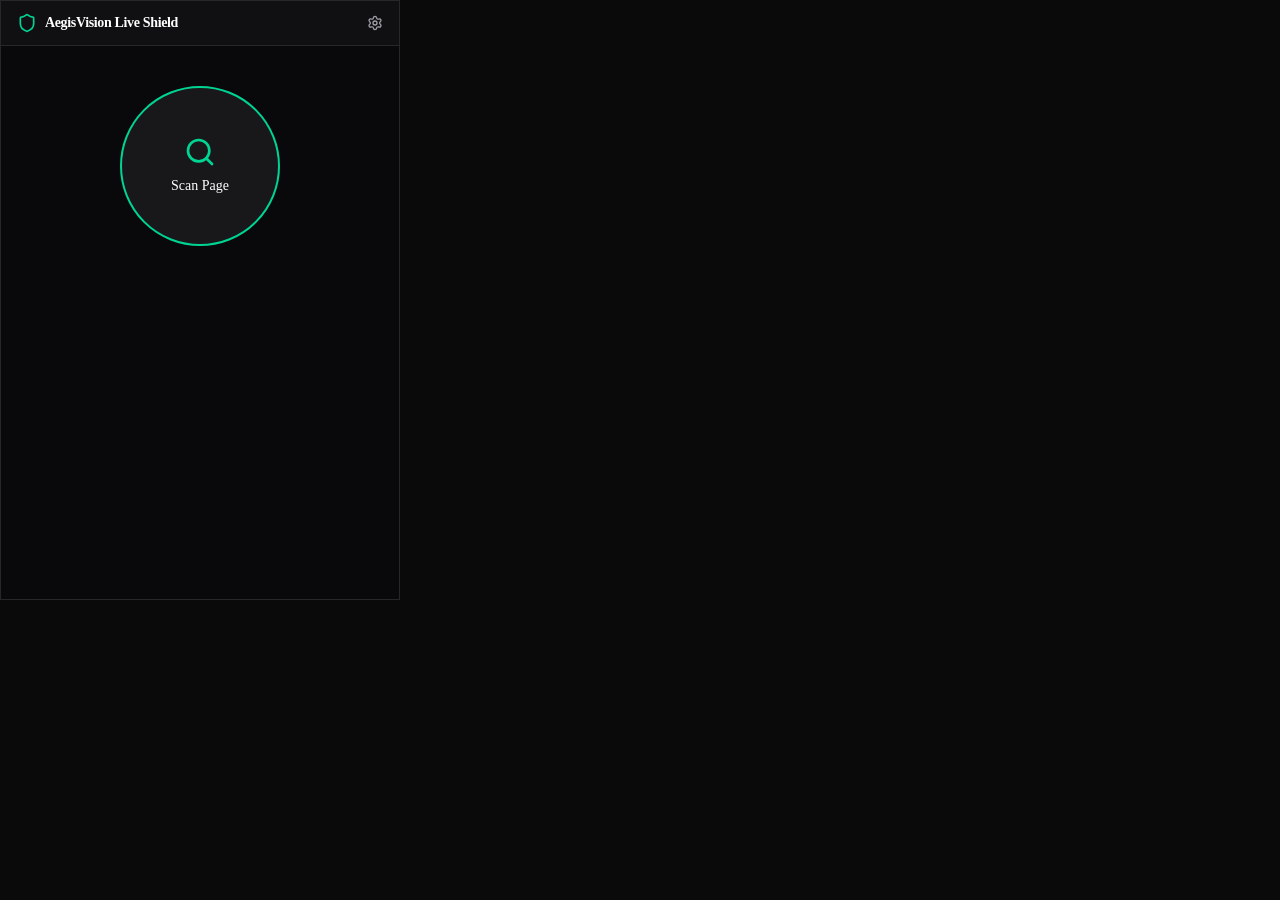
<file: extension-popup.html>
<!DOCTYPE html><html lang="en" class="geist_a71539c9-module__T19VSG__variable geist_mono_8d43a2aa-module__8Li5zG__variable h-full antialiased dark"><head><meta charSet="utf-8"/><meta name="viewport" content="width=device-width, initial-scale=1"/><link rel="preload" href="/next_assets/static/media/797e433ab948586e-s.p.0r6juujl39pe6.woff2" as="font" crossorigin="" type="font/woff2"/><link rel="preload" href="/next_assets/static/media/caa3a2e1cccd8315-s.p.0wgildi0cnwt9.woff2" as="font" crossorigin="" type="font/woff2"/><link rel="stylesheet" href="/next_assets/static/chunks/2agok3-b_a-cc.css" data-precedence="next"/><link rel="preload" as="script" fetchPriority="low" href="/next_assets/static/chunks/2jg5n2fcw6pg0.js"/><script src="/next_assets/static/chunks/3qrfpf124qy4f.js" async=""></script><script src="/next_assets/static/chunks/175rlruvhkpo9.js" async=""></script><script src="/next_assets/static/chunks/turbopack-2z3d4gs591od8.js" async=""></script><script src="/next_assets/static/chunks/1d4h-sglyo8ft.js" async=""></script><script src="/next_assets/static/chunks/14mumt5_n0xhi.js" async=""></script><script src="/next_assets/static/chunks/35j8l7y9lrk2z.js" async=""></script><script src="/next_assets/static/chunks/1i16z_l_0zw9x.js" async=""></script><script src="/next_assets/static/chunks/0cuqnfzrca_1j.js" async=""></script><meta name="next-size-adjust" content=""/><title>AegisVision</title><meta name="description" content="Live Threat Shield Dashboard"/><link rel="icon" href="/favicon.ico?favicon.2vob68tjqpejf.ico" sizes="256x256" type="image/x-icon"/><script src="/next_assets/static/chunks/0cz1d0mv5g_q7.js" noModule=""></script></head><body class="min-h-full flex flex-col"><div hidden=""><!--$--><!--/$--></div><div class="w-[400px] h-[600px] bg-zinc-950 text-white flex flex-col font-sans overflow-hidden border border-zinc-800"><header class="px-4 py-3 border-b border-zinc-800 flex items-center justify-between bg-zinc-900/50 backdrop-blur-md"><div class="flex items-center gap-2"><svg xmlns="http://www.w3.org/2000/svg" width="24" height="24" viewBox="0 0 24 24" fill="none" stroke="currentColor" stroke-width="2" stroke-linecap="round" stroke-linejoin="round" class="lucide lucide-shield w-5 h-5 text-emerald-400" aria-hidden="true"><path d="M20 13c0 5-3.5 7.5-7.66 8.95a1 1 0 0 1-.67-.01C7.5 20.5 4 18 4 13V6a1 1 0 0 1 1-1c2 0 4.5-1.2 6.24-2.72a1.17 1.17 0 0 1 1.52 0C14.51 3.81 17 5 19 5a1 1 0 0 1 1 1z"></path></svg><h1 class="font-bold text-sm tracking-tight">AegisVision Live Shield</h1></div><svg xmlns="http://www.w3.org/2000/svg" width="24" height="24" viewBox="0 0 24 24" fill="none" stroke="currentColor" stroke-width="2" stroke-linecap="round" stroke-linejoin="round" class="lucide lucide-settings w-4 h-4 text-zinc-400 cursor-pointer hover:text-white transition-colors" aria-hidden="true"><path d="M9.671 4.136a2.34 2.34 0 0 1 4.659 0 2.34 2.34 0 0 0 3.319 1.915 2.34 2.34 0 0 1 2.33 4.033 2.34 2.34 0 0 0 0 3.831 2.34 2.34 0 0 1-2.33 4.033 2.34 2.34 0 0 0-3.319 1.915 2.34 2.34 0 0 1-4.659 0 2.34 2.34 0 0 0-3.32-1.915 2.34 2.34 0 0 1-2.33-4.033 2.34 2.34 0 0 0 0-3.831A2.34 2.34 0 0 1 6.35 6.051a2.34 2.34 0 0 0 3.319-1.915"></path><circle cx="12" cy="12" r="3"></circle></svg></header><div class="flex-1 p-4 flex flex-col gap-4 overflow-y-auto"><div class="flex flex-col items-center justify-center py-6 gap-4"><button class="relative w-40 h-40 rounded-full flex items-center justify-center border-2 transition-colors
              border-emerald-400
              bg-zinc-900 overflow-hidden group" tabindex="0"><div class="flex flex-col items-center gap-2 z-10"><svg xmlns="http://www.w3.org/2000/svg" width="24" height="24" viewBox="0 0 24 24" fill="none" stroke="currentColor" stroke-width="2" stroke-linecap="round" stroke-linejoin="round" class="lucide lucide-search w-8 h-8 text-emerald-400" aria-hidden="true"><path d="m21 21-4.34-4.34"></path><circle cx="11" cy="11" r="8"></circle></svg><span class="text-sm font-medium text-white">Scan Page</span></div><div class="absolute inset-0 opacity-20 transition-opacity duration-500
              group-hover:bg-emerald-400 blur-xl
            "></div></button></div></div></div><!--$--><!--/$--><script src="/next_assets/static/chunks/2jg5n2fcw6pg0.js" id="_R_" async=""></script><script>(self.__next_f=self.__next_f||[]).push([0])</script><script>self.__next_f.push([1,"1:\"$Sreact.fragment\"\n2:I[39756,[\"/next_assets/static/chunks/1d4h-sglyo8ft.js\",\"/next_assets/static/chunks/14mumt5_n0xhi.js\"],\"default\"]\n3:I[37457,[\"/next_assets/static/chunks/1d4h-sglyo8ft.js\",\"/next_assets/static/chunks/14mumt5_n0xhi.js\"],\"default\"]\n4:I[47257,[\"/next_assets/static/chunks/1d4h-sglyo8ft.js\",\"/next_assets/static/chunks/14mumt5_n0xhi.js\"],\"ClientPageRoot\"]\n5:I[84386,[\"/next_assets/static/chunks/1d4h-sglyo8ft.js\",\"/next_assets/static/chunks/14mumt5_n0xhi.js\",\"/next_assets/static/chunks/35j8l7y9lrk2z.js\",\"/next_assets/static/chunks/1i16z_l_0zw9x.js\",\"/next_assets/static/chunks/0cuqnfzrca_1j.js\"],\"default\"]\n8:I[97367,[\"/next_assets/static/chunks/1d4h-sglyo8ft.js\",\"/next_assets/static/chunks/14mumt5_n0xhi.js\"],\"OutletBoundary\"]\n9:\"$Sreact.suspense\"\nc:I[97367,[\"/next_assets/static/chunks/1d4h-sglyo8ft.js\",\"/next_assets/static/chunks/14mumt5_n0xhi.js\"],\"ViewportBoundary\"]\ne:I[97367,[\"/next_assets/static/chunks/1d4h-sglyo8ft.js\",\"/next_assets/static/chunks/14mumt5_n0xhi.js\"],\"MetadataBoundary\"]\n10:I[68027,[\"/next_assets/static/chunks/1d4h-sglyo8ft.js\",\"/next_assets/static/chunks/14mumt5_n0xhi.js\"],\"default\",1]\n:HL[\"/next_assets/static/chunks/2agok3-b_a-cc.css\",\"style\"]\n:HL[\"/next_assets/static/media/797e433ab948586e-s.p.0r6juujl39pe6.woff2\",\"font\",{\"crossOrigin\":\"\",\"type\":\"font/woff2\"}]\n:HL[\"/next_assets/static/media/caa3a2e1cccd8315-s.p.0wgildi0cnwt9.woff2\",\"font\",{\"crossOrigin\":\"\",\"type\":\"font/woff2\"}]\n"])</script><script>self.__next_f.push([1,"0:{\"P\":null,\"c\":[\"\",\"extension-popup\"],\"q\":\"\",\"i\":false,\"f\":[[[\"\",{\"children\":[\"extension-popup\",{\"children\":[\"__PAGE__\",{}]}]},\"$undefined\",\"$undefined\",16],[[\"$\",\"$1\",\"c\",{\"children\":[[[\"$\",\"link\",\"0\",{\"rel\":\"stylesheet\",\"href\":\"/next_assets/static/chunks/2agok3-b_a-cc.css\",\"precedence\":\"next\",\"crossOrigin\":\"$undefined\",\"nonce\":\"$undefined\"}],[\"$\",\"script\",\"script-0\",{\"src\":\"/next_assets/static/chunks/1d4h-sglyo8ft.js\",\"async\":true,\"nonce\":\"$undefined\"}],[\"$\",\"script\",\"script-1\",{\"src\":\"/next_assets/static/chunks/14mumt5_n0xhi.js\",\"async\":true,\"nonce\":\"$undefined\"}]],[\"$\",\"html\",null,{\"lang\":\"en\",\"className\":\"geist_a71539c9-module__T19VSG__variable geist_mono_8d43a2aa-module__8Li5zG__variable h-full antialiased dark\",\"children\":[\"$\",\"body\",null,{\"className\":\"min-h-full flex flex-col\",\"children\":[\"$\",\"$L2\",null,{\"parallelRouterKey\":\"children\",\"error\":\"$undefined\",\"errorStyles\":\"$undefined\",\"errorScripts\":\"$undefined\",\"template\":[\"$\",\"$L3\",null,{}],\"templateStyles\":\"$undefined\",\"templateScripts\":\"$undefined\",\"notFound\":[[[\"$\",\"title\",null,{\"children\":\"404: This page could not be found.\"}],[\"$\",\"div\",null,{\"style\":{\"fontFamily\":\"system-ui,\\\"Segoe UI\\\",Roboto,Helvetica,Arial,sans-serif,\\\"Apple Color Emoji\\\",\\\"Segoe UI Emoji\\\"\",\"height\":\"100vh\",\"textAlign\":\"center\",\"display\":\"flex\",\"flexDirection\":\"column\",\"alignItems\":\"center\",\"justifyContent\":\"center\"},\"children\":[\"$\",\"div\",null,{\"children\":[[\"$\",\"style\",null,{\"dangerouslySetInnerHTML\":{\"__html\":\"body{color:#000;background:#fff;margin:0}.next-error-h1{border-right:1px solid rgba(0,0,0,.3)}@media (prefers-color-scheme:dark){body{color:#fff;background:#000}.next-error-h1{border-right:1px solid rgba(255,255,255,.3)}}\"}}],[\"$\",\"h1\",null,{\"className\":\"next-error-h1\",\"style\":{\"display\":\"inline-block\",\"margin\":\"0 20px 0 0\",\"padding\":\"0 23px 0 0\",\"fontSize\":24,\"fontWeight\":500,\"verticalAlign\":\"top\",\"lineHeight\":\"49px\"},\"children\":404}],[\"$\",\"div\",null,{\"style\":{\"display\":\"inline-block\"},\"children\":[\"$\",\"h2\",null,{\"style\":{\"fontSize\":14,\"fontWeight\":400,\"lineHeight\":\"49px\",\"margin\":0},\"children\":\"This page could not be found.\"}]}]]}]}]],[]],\"forbidden\":\"$undefined\",\"unauthorized\":\"$undefined\"}]}]}]]}],{\"children\":[[\"$\",\"$1\",\"c\",{\"children\":[null,[\"$\",\"$L2\",null,{\"parallelRouterKey\":\"children\",\"error\":\"$undefined\",\"errorStyles\":\"$undefined\",\"errorScripts\":\"$undefined\",\"template\":[\"$\",\"$L3\",null,{}],\"templateStyles\":\"$undefined\",\"templateScripts\":\"$undefined\",\"notFound\":\"$undefined\",\"forbidden\":\"$undefined\",\"unauthorized\":\"$undefined\"}]]}],{\"children\":[[\"$\",\"$1\",\"c\",{\"children\":[[\"$\",\"$L4\",null,{\"Component\":\"$5\",\"serverProvidedParams\":{\"searchParams\":{},\"params\":{},\"promises\":[\"$@6\",\"$@7\"]}}],[[\"$\",\"script\",\"script-0\",{\"src\":\"/next_assets/static/chunks/35j8l7y9lrk2z.js\",\"async\":true,\"nonce\":\"$undefined\"}],[\"$\",\"script\",\"script-1\",{\"src\":\"/next_assets/static/chunks/1i16z_l_0zw9x.js\",\"async\":true,\"nonce\":\"$undefined\"}],[\"$\",\"script\",\"script-2\",{\"src\":\"/next_assets/static/chunks/0cuqnfzrca_1j.js\",\"async\":true,\"nonce\":\"$undefined\"}]],[\"$\",\"$L8\",null,{\"children\":[\"$\",\"$9\",null,{\"name\":\"Next.MetadataOutlet\",\"children\":\"$@a\"}]}]]}],{},null,false,null]},null,false,\"$@b\"]},null,false,null],[\"$\",\"$1\",\"h\",{\"children\":[null,[\"$\",\"$Lc\",null,{\"children\":\"$Ld\"}],[\"$\",\"div\",null,{\"hidden\":true,\"children\":[\"$\",\"$Le\",null,{\"children\":[\"$\",\"$9\",null,{\"name\":\"Next.Metadata\",\"children\":\"$Lf\"}]}]}],[\"$\",\"meta\",null,{\"name\":\"next-size-adjust\",\"content\":\"\"}]]}],false]],\"m\":\"$undefined\",\"G\":[\"$10\",[[\"$\",\"link\",\"0\",{\"rel\":\"stylesheet\",\"href\":\"/next_assets/static/chunks/2agok3-b_a-cc.css\",\"precedence\":\"next\",\"crossOrigin\":\"$undefined\",\"nonce\":\"$undefined\"}]]],\"S\":true,\"h\":null,\"s\":\"$undefined\",\"l\":\"$undefined\",\"p\":\"$undefined\",\"d\":\"$undefined\",\"b\":\"znntw1Z8Z7Zp_4YTSEvI7\"}\n"])</script><script>self.__next_f.push([1,"11:[]\nb:\"$W11\"\n6:{}\n7:\"$0:f:0:1:1:children:1:children:0:props:children:0:props:serverProvidedParams:params\"\n"])</script><script>self.__next_f.push([1,"d:[[\"$\",\"meta\",\"0\",{\"charSet\":\"utf-8\"}],[\"$\",\"meta\",\"1\",{\"name\":\"viewport\",\"content\":\"width=device-width, initial-scale=1\"}]]\n"])</script><script>self.__next_f.push([1,"12:I[27201,[\"/next_assets/static/chunks/1d4h-sglyo8ft.js\",\"/next_assets/static/chunks/14mumt5_n0xhi.js\"],\"IconMark\"]\na:null\nf:[[\"$\",\"title\",\"0\",{\"children\":\"AegisVision\"}],[\"$\",\"meta\",\"1\",{\"name\":\"description\",\"content\":\"Live Threat Shield Dashboard\"}],[\"$\",\"link\",\"2\",{\"rel\":\"icon\",\"href\":\"/favicon.ico?favicon.2vob68tjqpejf.ico\",\"sizes\":\"256x256\",\"type\":\"image/x-icon\"}],[\"$\",\"$L12\",\"3\",{}]]\n"])</script></body></html>
</file>
<file: next_assets/static/chunks/2agok3-b_a-cc.css>
@font-face{font-family:Geist;font-style:normal;font-weight:100 900;font-display:swap;src:url(../media/fef07dbb0973bf53-s.3p2_lha1f2xer.woff2)format("woff2");unicode-range:U+460-52F,U+1C80-1C8A,U+20B4,U+2DE0-2DFF,U+A640-A69F,U+FE2E-FE2F}@font-face{font-family:Geist;font-style:normal;font-weight:100 900;font-display:swap;src:url(../media/8a480f0b521d4e75-s.1qq4vpdcun5oj.woff2)format("woff2");unicode-range:U+301,U+400-45F,U+490-491,U+4B0-4B1,U+2116}@font-face{font-family:Geist;font-style:normal;font-weight:100 900;font-display:swap;src:url(../media/53b9e256198e5412-s.390ncx5urfkfu.woff2)format("woff2");unicode-range:U+102-103,U+110-111,U+128-129,U+168-169,U+1A0-1A1,U+1AF-1B0,U+300-301,U+303-304,U+308-309,U+323,U+329,U+1EA0-1EF9,U+20AB}@font-face{font-family:Geist;font-style:normal;font-weight:100 900;font-display:swap;src:url(../media/7178b3e590c64307-s.21jp631_3pja2.woff2)format("woff2");unicode-range:U+100-2BA,U+2BD-2C5,U+2C7-2CC,U+2CE-2D7,U+2DD-2FF,U+304,U+308,U+329,U+1D00-1DBF,U+1E00-1E9F,U+1EF2-1EFF,U+2020,U+20A0-20AB,U+20AD-20C0,U+2113,U+2C60-2C7F,U+A720-A7FF}@font-face{font-family:Geist;font-style:normal;font-weight:100 900;font-display:swap;src:url(../media/caa3a2e1cccd8315-s.p.0wgildi0cnwt9.woff2)format("woff2");unicode-range:U+??,U+131,U+152-153,U+2BB-2BC,U+2C6,U+2DA,U+2DC,U+304,U+308,U+329,U+2000-206F,U+20AC,U+2122,U+2191,U+2193,U+2212,U+2215,U+FEFF,U+FFFD}@font-face{font-family:Geist Fallback;src:local(Arial);ascent-override:95.94%;descent-override:28.16%;line-gap-override:0.0%;size-adjust:104.76%}.geist_a71539c9-module__T19VSG__className{font-family:Geist,Geist Fallback;font-style:normal}.geist_a71539c9-module__T19VSG__variable{--font-geist-sans:"Geist", "Geist Fallback"}
@font-face{font-family:Geist Mono;font-style:normal;font-weight:100 900;font-display:swap;src:url(../media/5ce348bf30bf5439-s.31988l_ccedte.woff2)format("woff2");unicode-range:U+460-52F,U+1C80-1C8A,U+20B4,U+2DE0-2DFF,U+A640-A69F,U+FE2E-FE2F}@font-face{font-family:Geist Mono;font-style:normal;font-weight:100 900;font-display:swap;src:url(../media/4fa387ec64143e14-s.2tuy5pz7dlieh.woff2)format("woff2");unicode-range:U+301,U+400-45F,U+490-491,U+4B0-4B1,U+2116}@font-face{font-family:Geist Mono;font-style:normal;font-weight:100 900;font-display:swap;src:url(../media/6306c77e7c8268e4-s.2dbetqa9o8jxf.woff2)format("woff2");unicode-range:U+2000-2001,U+2004-2008,U+200A,U+23B8-23BD,U+2500-259F}@font-face{font-family:Geist Mono;font-style:normal;font-weight:100 900;font-display:swap;src:url(../media/7d817b4c03b0c5f1-s.1uyisp29ctx0d.woff2)format("woff2");unicode-range:U+102-103,U+110-111,U+128-129,U+168-169,U+1A0-1A1,U+1AF-1B0,U+300-301,U+303-304,U+308-309,U+323,U+329,U+1EA0-1EF9,U+20AB}@font-face{font-family:Geist Mono;font-style:normal;font-weight:100 900;font-display:swap;src:url(../media/bbc41e54d2fcbd21-s.1rgnod-3esatf.woff2)format("woff2");unicode-range:U+100-2BA,U+2BD-2C5,U+2C7-2CC,U+2CE-2D7,U+2DD-2FF,U+304,U+308,U+329,U+1D00-1DBF,U+1E00-1E9F,U+1EF2-1EFF,U+2020,U+20A0-20AB,U+20AD-20C0,U+2113,U+2C60-2C7F,U+A720-A7FF}@font-face{font-family:Geist Mono;font-style:normal;font-weight:100 900;font-display:swap;src:url(../media/797e433ab948586e-s.p.0r6juujl39pe6.woff2)format("woff2");unicode-range:U+??,U+131,U+152-153,U+2BB-2BC,U+2C6,U+2DA,U+2DC,U+304,U+308,U+329,U+2000-206F,U+20AC,U+2122,U+2191,U+2193,U+2212,U+2215,U+FEFF,U+FFFD}@font-face{font-family:Geist Mono Fallback;src:local(Arial);ascent-override:74.67%;descent-override:21.92%;line-gap-override:0.0%;size-adjust:134.59%}.geist_mono_8d43a2aa-module__8Li5zG__className{font-family:Geist Mono,Geist Mono Fallback;font-style:normal}.geist_mono_8d43a2aa-module__8Li5zG__variable{--font-geist-mono:"Geist Mono", "Geist Mono Fallback"}
@layer properties{@supports (((-webkit-hyphens:none)) and (not (margin-trim:inline))) or ((-moz-orient:inline) and (not (color:rgb(from red r g b)))){:root,:host{--shimmer-angle:20deg}*,:before,:after,::backdrop{--tw-translate-x:0;--tw-translate-y:0;--tw-translate-z:0;--tw-rotate-x:initial;--tw-rotate-y:initial;--tw-rotate-z:initial;--tw-skew-x:initial;--tw-skew-y:initial;--tw-space-y-reverse:0;--tw-space-x-reverse:0;--tw-border-style:solid;--tw-gradient-position:initial;--tw-gradient-from:#0000;--tw-gradient-via:#0000;--tw-gradient-to:#0000;--tw-gradient-stops:initial;--tw-gradient-via-stops:initial;--tw-gradient-from-position:0%;--tw-gradient-via-position:50%;--tw-gradient-to-position:100%;--tw-leading:initial;--tw-font-weight:initial;--tw-tracking:initial;--tw-shadow:0 0 #0000;--tw-shadow-color:initial;--tw-shadow-alpha:100%;--tw-inset-shadow:0 0 #0000;--tw-inset-shadow-color:initial;--tw-inset-shadow-alpha:100%;--tw-ring-color:initial;--tw-ring-shadow:0 0 #0000;--tw-inset-ring-color:initial;--tw-inset-ring-shadow:0 0 #0000;--tw-ring-inset:initial;--tw-ring-offset-width:0px;--tw-ring-offset-color:#fff;--tw-ring-offset-shadow:0 0 #0000;--tw-outline-style:solid;--tw-blur:initial;--tw-brightness:initial;--tw-contrast:initial;--tw-grayscale:initial;--tw-hue-rotate:initial;--tw-invert:initial;--tw-opacity:initial;--tw-saturate:initial;--tw-sepia:initial;--tw-drop-shadow:initial;--tw-drop-shadow-color:initial;--tw-drop-shadow-alpha:100%;--tw-drop-shadow-size:initial;--tw-backdrop-blur:initial;--tw-backdrop-brightness:initial;--tw-backdrop-contrast:initial;--tw-backdrop-grayscale:initial;--tw-backdrop-hue-rotate:initial;--tw-backdrop-invert:initial;--tw-backdrop-opacity:initial;--tw-backdrop-saturate:initial;--tw-backdrop-sepia:initial;--tw-duration:initial;--tw-ease:initial;--tw-content:"";--tw-animation-delay:0s;--tw-animation-direction:normal;--tw-animation-duration:initial;--tw-animation-fill-mode:none;--tw-animation-iteration-count:1;--tw-enter-blur:0;--tw-enter-opacity:1;--tw-enter-rotate:0;--tw-enter-scale:1;--tw-enter-translate-x:0;--tw-enter-translate-y:0;--tw-exit-blur:0;--tw-exit-opacity:1;--tw-exit-rotate:0;--tw-exit-scale:1;--tw-exit-translate-x:0;--tw-exit-translate-y:0;--scroll-fade-t:0px;--scroll-fade-b:0px;--scroll-fade-s:0px;--scroll-fade-e:0px;--scroll-fade-mask:initial;--shimmer-image:initial;--shimmer-text-fill:initial}}}@layer theme{:root,:host{--font-sans:var(--font-sans);--color-red-300:#ffa3a3;--color-red-400:#ff6568;--color-red-500:#fb2c36;--color-amber-400:#fcbb00;--color-amber-500:#f99c00;--color-emerald-400:#00d294;--color-emerald-500:#00bb7f;--color-blue-400:#54a2ff;--color-blue-500:#3080ff;--color-zinc-50:#fafafa;--color-zinc-100:#f4f4f5;--color-zinc-200:#e4e4e7;--color-zinc-300:#d4d4d8;--color-zinc-400:#9f9fa9;--color-zinc-500:#71717b;--color-zinc-600:#52525c;--color-zinc-700:#3f3f46;--color-zinc-800:#27272a;--color-zinc-900:#18181b;--color-zinc-950:#09090b;--color-black:#000;--color-white:#fff;--spacing:.25rem;--container-xs:20rem;--container-sm:24rem;--container-md:28rem;--container-3xl:48rem;--container-6xl:72rem;--text-xs:.75rem;--text-xs--line-height:calc(1 / .75);--text-sm:.875rem;--text-sm--line-height:calc(1.25 / .875);--text-base:1rem;--text-base--line-height:calc(1.5 / 1);--text-lg:1.125rem;--text-lg--line-height:calc(1.75 / 1.125);--text-2xl:1.5rem;--text-2xl--line-height:calc(2 / 1.5);--text-3xl:1.875rem;--text-3xl--line-height:calc(2.25 / 1.875);--font-weight-medium:500;--font-weight-semibold:600;--font-weight-bold:700;--tracking-tighter:-.05em;--tracking-tight:-.025em;--tracking-wider:.05em;--tracking-widest:.1em;--leading-snug:1.375;--leading-relaxed:1.625;--radius-md:calc(var(--radius) * .8);--ease-in-out:cubic-bezier(.4, 0, .2, 1);--animate-ping:ping 1s cubic-bezier(0, 0, .2, 1) infinite;--animate-pulse:pulse 2s cubic-bezier(.4, 0, .6, 1) infinite;--blur-xs:4px;--blur-sm:8px;--blur-md:12px;--blur-xl:24px;--blur-3xl:64px;--default-transition-duration:.15s;--default-transition-timing-function:cubic-bezier(.4, 0, .2, 1);--default-font-family:var(--font-sans);--default-mono-font-family:var(--font-geist-mono)}@supports (color:lab(0% 0 0)){:root,:host{--color-red-300:lab(76.5514% 36.4219 15.5335);--color-red-400:lab(63.7053% 60.7449 31.3109);--color-red-500:lab(55.4814% 75.0732 48.8528);--color-amber-400:lab(80.1641% 16.6016 99.2089);--color-amber-500:lab(72.7183% 31.8672 97.9407);--color-emerald-400:lab(75.0771% -60.7313 19.4146);--color-emerald-500:lab(66.9756% -58.27 19.5419);--color-blue-400:lab(65.0361% -1.42062 -56.9803);--color-blue-500:lab(54.1736% 13.3368 -74.6839);--color-zinc-50:lab(98.26% 0 0);--color-zinc-100:lab(96.1634% .0993013 -.364029);--color-zinc-200:lab(90.6853% .399202 -1.45452);--color-zinc-300:lab(84.9837% .601262 -2.17985);--color-zinc-400:lab(65.6464% 1.53494 -5.42429);--color-zinc-500:lab(47.8878% 1.65477 -5.77283);--color-zinc-600:lab(35.1166% 1.7821 -6.1173);--color-zinc-700:lab(26.8019% 1.35386 -4.68303);--color-zinc-800:lab(15.7305% .613749 -2.16959);--color-zinc-900:lab(8.30603% .618212 -2.16573);--color-zinc-950:lab(2.51107% .242703 -.886115)}}}@layer base{*,:after,:before,::backdrop{box-sizing:border-box;border:0 solid;margin:0;padding:0}::file-selector-button{box-sizing:border-box;border:0 solid;margin:0;padding:0}html,:host{-webkit-text-size-adjust:100%;tab-size:4;line-height:1.5;font-family:var(--default-font-family,ui-sans-serif, system-ui, sans-serif, "Apple Color Emoji", "Segoe UI Emoji", "Segoe UI Symbol", "Noto Color Emoji");font-feature-settings:var(--default-font-feature-settings,normal);font-variation-settings:var(--default-font-variation-settings,normal);-webkit-tap-highlight-color:transparent}hr{height:0;color:inherit;border-top-width:1px}abbr:where([title]){-webkit-text-decoration:underline dotted;text-decoration:underline dotted}h1,h2,h3,h4,h5,h6{font-size:inherit;font-weight:inherit}a{color:inherit;-webkit-text-decoration:inherit;-webkit-text-decoration:inherit;-webkit-text-decoration:inherit;-webkit-text-decoration:inherit;text-decoration:inherit}b,strong{font-weight:bolder}code,kbd,samp,pre{font-family:var(--default-mono-font-family,ui-monospace, SFMono-Regular, Menlo, Monaco, Consolas, "Liberation Mono", "Courier New", monospace);font-feature-settings:var(--default-mono-font-feature-settings,normal);font-variation-settings:var(--default-mono-font-variation-settings,normal);font-size:1em}small{font-size:80%}sub,sup{vertical-align:baseline;font-size:75%;line-height:0;position:relative}sub{bottom:-.25em}sup{top:-.5em}table{text-indent:0;border-color:inherit;border-collapse:collapse}:-moz-focusring{outline:auto}progress{vertical-align:baseline}summary{display:list-item}ol,ul,menu{list-style:none}img,svg,video,canvas,audio,iframe,embed,object{vertical-align:middle;display:block}img,video{max-width:100%;height:auto}button,input,select,optgroup,textarea{font:inherit;font-feature-settings:inherit;font-variation-settings:inherit;letter-spacing:inherit;color:inherit;opacity:1;background-color:#0000;border-radius:0}::file-selector-button{font:inherit;font-feature-settings:inherit;font-variation-settings:inherit;letter-spacing:inherit;color:inherit;opacity:1;background-color:#0000;border-radius:0}:where(select:is([multiple],[size])) optgroup{font-weight:bolder}:where(select:is([multiple],[size])) optgroup option{padding-inline-start:20px}::file-selector-button{margin-inline-end:4px}::placeholder{opacity:1}@supports (not ((-webkit-appearance:-apple-pay-button))) or (contain-intrinsic-size:1px){::placeholder{color:currentColor}@supports (color:color-mix(in lab, red, red)){::placeholder{color:color-mix(in oklab, currentcolor 50%, transparent)}}}textarea{resize:vertical}::-webkit-search-decoration{-webkit-appearance:none}::-webkit-date-and-time-value{min-height:1lh;text-align:inherit}::-webkit-datetime-edit{display:inline-flex}::-webkit-datetime-edit-fields-wrapper{padding:0}::-webkit-datetime-edit{padding-block:0}::-webkit-datetime-edit-year-field{padding-block:0}::-webkit-datetime-edit-month-field{padding-block:0}::-webkit-datetime-edit-day-field{padding-block:0}::-webkit-datetime-edit-hour-field{padding-block:0}::-webkit-datetime-edit-minute-field{padding-block:0}::-webkit-datetime-edit-second-field{padding-block:0}::-webkit-datetime-edit-millisecond-field{padding-block:0}::-webkit-datetime-edit-meridiem-field{padding-block:0}::-webkit-calendar-picker-indicator{line-height:1}:-moz-ui-invalid{box-shadow:none}button,input:where([type=button],[type=reset],[type=submit]){appearance:button}::file-selector-button{appearance:button}::-webkit-inner-spin-button{height:auto}::-webkit-outer-spin-button{height:auto}[hidden]:where(:not([hidden=until-found])){display:none!important}*{border-color:var(--border);outline-color:var(--ring)}@supports (color:color-mix(in lab, red, red)){*{outline-color:color-mix(in oklab, var(--ring) 50%, transparent)}}body{background-color:var(--background);color:var(--foreground)}html{font-family:var(--font-sans)}}@layer components;@layer utilities{.\@container\/card-header{container:card-header/inline-size}.pointer-events-none{pointer-events:none}.sr-only{clip-path:inset(50%);white-space:nowrap;border-width:0;width:1px;height:1px;margin:-1px;padding:0;position:absolute;overflow:hidden}.absolute{position:absolute}.fixed{position:fixed}.relative{position:relative}.inset-0{inset:0}.-top-6{top:calc(var(--spacing) * -6)}.top-0{top:0}.top-1\/2{top:50%}.top-1\/4{top:25%}.top-3{top:calc(var(--spacing) * 3)}.right-0{right:0}.right-1\/4{right:25%}.right-3{right:calc(var(--spacing) * 3)}.bottom-0{bottom:0}.bottom-1\/4{bottom:25%}.left-0{left:0}.left-1\/4{left:25%}.left-3{left:calc(var(--spacing) * 3)}.z-10{z-index:10}.z-20{z-index:20}.z-50{z-index:50}.col-start-2{grid-column-start:2}.row-span-2{grid-row:span 2/span 2}.row-start-1{grid-row-start:1}.mx-auto{margin-inline:auto}.mt-2{margin-top:calc(var(--spacing) * 2)}.mt-4{margin-top:calc(var(--spacing) * 4)}.mt-auto{margin-top:auto}.mb-2{margin-bottom:calc(var(--spacing) * 2)}.mb-4{margin-bottom:calc(var(--spacing) * 4)}.flex{display:flex}.grid{display:grid}.hidden{display:none}.inline-flex{display:inline-flex}.table{display:table}.table-caption{display:table-caption}.table-cell{display:table-cell}.table-row{display:table-row}.aspect-square{aspect-ratio:1}.size-6{width:calc(var(--spacing) * 6);height:calc(var(--spacing) * 6)}.size-7{width:calc(var(--spacing) * 7);height:calc(var(--spacing) * 7)}.size-8{width:calc(var(--spacing) * 8);height:calc(var(--spacing) * 8)}.size-9{width:calc(var(--spacing) * 9);height:calc(var(--spacing) * 9)}.size-full{width:100%;height:100%}.h-\(--accordion-panel-height\){height:var(--accordion-panel-height)}.h-1{height:var(--spacing)}.h-1\.5{height:calc(var(--spacing) * 1.5)}.h-2{height:calc(var(--spacing) * 2)}.h-4{height:calc(var(--spacing) * 4)}.h-5{height:calc(var(--spacing) * 5)}.h-6{height:calc(var(--spacing) * 6)}.h-7{height:calc(var(--spacing) * 7)}.h-8{height:calc(var(--spacing) * 8)}.h-9{height:calc(var(--spacing) * 9)}.h-10{height:calc(var(--spacing) * 10)}.h-12{height:calc(var(--spacing) * 12)}.h-16{height:calc(var(--spacing) * 16)}.h-32{height:calc(var(--spacing) * 32)}.h-40{height:calc(var(--spacing) * 40)}.h-\[600px\]{height:600px}.h-full{height:100%}.h-screen{height:100vh}.min-h-\[60vh\]{min-height:60vh}.min-h-full{min-height:100%}.w-1\.5{width:calc(var(--spacing) * 1.5)}.w-2{width:calc(var(--spacing) * 2)}.w-4{width:calc(var(--spacing) * 4)}.w-5{width:calc(var(--spacing) * 5)}.w-8{width:calc(var(--spacing) * 8)}.w-16{width:calc(var(--spacing) * 16)}.w-32{width:calc(var(--spacing) * 32)}.w-40{width:calc(var(--spacing) * 40)}.w-96{width:calc(var(--spacing) * 96)}.w-\[100px\]{width:100px}.w-\[400px\]{width:400px}.w-fit{width:fit-content}.w-full{width:100%}.max-w-3xl{max-width:var(--container-3xl)}.max-w-6xl{max-width:var(--container-6xl)}.max-w-md{max-width:var(--container-md)}.max-w-sm{max-width:var(--container-sm)}.max-w-xs{max-width:var(--container-xs)}.min-w-0{min-width:0}.flex-1{flex:1}.shrink-0{flex-shrink:0}.caption-bottom{caption-side:bottom}.translate-x-1\/3{--tw-translate-x:calc(1 / 3 * 100%);translate:var(--tw-translate-x) var(--tw-translate-y)}.-translate-y-1\/2{--tw-translate-y:calc(calc(1 / 2 * 100%) * -1);translate:var(--tw-translate-x) var(--tw-translate-y)}.-rotate-90{rotate:-90deg}.transform{transform:var(--tw-rotate-x,) var(--tw-rotate-y,) var(--tw-rotate-z,) var(--tw-skew-x,) var(--tw-skew-y,)}.animate-ping{animation:var(--animate-ping)}.animate-pulse{animation:var(--animate-pulse)}.cursor-pointer{cursor:pointer}.list-disc{list-style-type:disc}.auto-rows-min{grid-auto-rows:min-content}.grid-cols-1{grid-template-columns:repeat(1,minmax(0,1fr))}.flex-col{flex-direction:column}.items-center{align-items:center}.items-start{align-items:flex-start}.justify-between{justify-content:space-between}.justify-center{justify-content:center}.gap-\(--card-spacing\){gap:var(--card-spacing)}.gap-0\.5{gap:calc(var(--spacing) * .5)}.gap-1{gap:var(--spacing)}.gap-1\.5{gap:calc(var(--spacing) * 1.5)}.gap-2{gap:calc(var(--spacing) * 2)}.gap-3{gap:calc(var(--spacing) * 3)}.gap-4{gap:calc(var(--spacing) * 4)}.gap-6{gap:calc(var(--spacing) * 6)}.gap-8{gap:calc(var(--spacing) * 8)}:where(.space-y-1>:not(:last-child)){--tw-space-y-reverse:0;margin-block-start:calc(var(--spacing) * var(--tw-space-y-reverse));margin-block-end:calc(var(--spacing) * calc(1 - var(--tw-space-y-reverse)))}:where(.space-y-2>:not(:last-child)){--tw-space-y-reverse:0;margin-block-start:calc(calc(var(--spacing) * 2) * var(--tw-space-y-reverse));margin-block-end:calc(calc(var(--spacing) * 2) * calc(1 - var(--tw-space-y-reverse)))}:where(.-space-x-2>:not(:last-child)){--tw-space-x-reverse:0;margin-inline-start:calc(calc(var(--spacing) * -2) * var(--tw-space-x-reverse));margin-inline-end:calc(calc(var(--spacing) * -2) * calc(1 - var(--tw-space-x-reverse)))}.self-start{align-self:flex-start}.justify-self-end{justify-self:flex-end}.overflow-hidden{overflow:hidden}.overflow-x-auto{overflow-x:auto}.overflow-y-auto{overflow-y:auto}.rounded{border-radius:.25rem}.rounded-4xl{border-radius:calc(var(--radius) * 2.6)}.rounded-\[min\(var\(--radius-md\)\,10px\)\]{border-radius:min(var(--radius-md), 10px)}.rounded-\[min\(var\(--radius-md\)\,12px\)\]{border-radius:min(var(--radius-md), 12px)}.rounded-full{border-radius:3.40282e38px}.rounded-lg{border-radius:var(--radius)}.rounded-sm{border-radius:calc(var(--radius) * .6)}.rounded-xl{border-radius:calc(var(--radius) * 1.4)}.rounded-t-xl{border-top-left-radius:calc(var(--radius) * 1.4);border-top-right-radius:calc(var(--radius) * 1.4)}.rounded-b-xl{border-bottom-right-radius:calc(var(--radius) * 1.4);border-bottom-left-radius:calc(var(--radius) * 1.4)}.border{border-style:var(--tw-border-style);border-width:1px}.border-2{border-style:var(--tw-border-style);border-width:2px}.border-t{border-top-style:var(--tw-border-style);border-top-width:1px}.border-t-2{border-top-style:var(--tw-border-style);border-top-width:2px}.border-r{border-right-style:var(--tw-border-style);border-right-width:1px}.border-b{border-bottom-style:var(--tw-border-style);border-bottom-width:1px}.border-l{border-left-style:var(--tw-border-style);border-left-width:1px}.border-solid{--tw-border-style:solid;border-style:solid}.border-amber-500\/20{border-color:#f99c0033}@supports (color:color-mix(in lab, red, red)){.border-amber-500\/20{border-color:color-mix(in oklab, var(--color-amber-500) 20%, transparent)}}.border-amber-500\/50{border-color:#f99c0080}@supports (color:color-mix(in lab, red, red)){.border-amber-500\/50{border-color:color-mix(in oklab, var(--color-amber-500) 50%, transparent)}}.border-black\/\[\.08\]{border-color:#00000014}@supports (color:color-mix(in lab, red, red)){.border-black\/\[\.08\]{border-color:color-mix(in oklab, var(--color-black) 8%, transparent)}}.border-blue-500\/20{border-color:#3080ff33}@supports (color:color-mix(in lab, red, red)){.border-blue-500\/20{border-color:color-mix(in oklab, var(--color-blue-500) 20%, transparent)}}.border-border{border-color:var(--border)}.border-emerald-400{border-color:var(--color-emerald-400)}.border-emerald-400\/50{border-color:#00d29480}@supports (color:color-mix(in lab, red, red)){.border-emerald-400\/50{border-color:color-mix(in oklab, var(--color-emerald-400) 50%, transparent)}}.border-emerald-500\/20{border-color:#00bb7f33}@supports (color:color-mix(in lab, red, red)){.border-emerald-500\/20{border-color:color-mix(in oklab, var(--color-emerald-500) 20%, transparent)}}.border-input{border-color:var(--input)}.border-red-500{border-color:var(--color-red-500)}.border-red-500\/20{border-color:#fb2c3633}@supports (color:color-mix(in lab, red, red)){.border-red-500\/20{border-color:color-mix(in oklab, var(--color-red-500) 20%, transparent)}}.border-transparent{border-color:#0000}.border-zinc-800{border-color:var(--color-zinc-800)}.border-zinc-800\/50{border-color:#27272a80}@supports (color:color-mix(in lab, red, red)){.border-zinc-800\/50{border-color:color-mix(in oklab, var(--color-zinc-800) 50%, transparent)}}.bg-amber-500{background-color:var(--color-amber-500)}.bg-amber-500\/5{background-color:#f99c000d}@supports (color:color-mix(in lab, red, red)){.bg-amber-500\/5{background-color:color-mix(in oklab, var(--color-amber-500) 5%, transparent)}}.bg-amber-500\/10{background-color:#f99c001a}@supports (color:color-mix(in lab, red, red)){.bg-amber-500\/10{background-color:color-mix(in oklab, var(--color-amber-500) 10%, transparent)}}.bg-amber-500\/20{background-color:#f99c0033}@supports (color:color-mix(in lab, red, red)){.bg-amber-500\/20{background-color:color-mix(in oklab, var(--color-amber-500) 20%, transparent)}}.bg-background{background-color:var(--background)}.bg-black\/10{background-color:#0000001a}@supports (color:color-mix(in lab, red, red)){.bg-black\/10{background-color:color-mix(in oklab, var(--color-black) 10%, transparent)}}.bg-blue-500\/10{background-color:#3080ff1a}@supports (color:color-mix(in lab, red, red)){.bg-blue-500\/10{background-color:color-mix(in oklab, var(--color-blue-500) 10%, transparent)}}.bg-border{background-color:var(--border)}.bg-card{background-color:var(--card)}.bg-destructive\/10{background-color:var(--destructive)}@supports (color:color-mix(in lab, red, red)){.bg-destructive\/10{background-color:color-mix(in oklab, var(--destructive) 10%, transparent)}}.bg-emerald-400{background-color:var(--color-emerald-400)}.bg-emerald-400\/10{background-color:#00d2941a}@supports (color:color-mix(in lab, red, red)){.bg-emerald-400\/10{background-color:color-mix(in oklab, var(--color-emerald-400) 10%, transparent)}}.bg-emerald-500{background-color:var(--color-emerald-500)}.bg-emerald-500\/10{background-color:#00bb7f1a}@supports (color:color-mix(in lab, red, red)){.bg-emerald-500\/10{background-color:color-mix(in oklab, var(--color-emerald-500) 10%, transparent)}}.bg-foreground{background-color:var(--foreground)}.bg-muted,.bg-muted\/50{background-color:var(--muted)}@supports (color:color-mix(in lab, red, red)){.bg-muted\/50{background-color:color-mix(in oklab, var(--muted) 50%, transparent)}}.bg-popover{background-color:var(--popover)}.bg-primary{background-color:var(--primary)}.bg-red-400\/10{background-color:#ff65681a}@supports (color:color-mix(in lab, red, red)){.bg-red-400\/10{background-color:color-mix(in oklab, var(--color-red-400) 10%, transparent)}}.bg-red-500{background-color:var(--color-red-500)}.bg-red-500\/10{background-color:#fb2c361a}@supports (color:color-mix(in lab, red, red)){.bg-red-500\/10{background-color:color-mix(in oklab, var(--color-red-500) 10%, transparent)}}.bg-red-500\/20{background-color:#fb2c3633}@supports (color:color-mix(in lab, red, red)){.bg-red-500\/20{background-color:color-mix(in oklab, var(--color-red-500) 20%, transparent)}}.bg-secondary{background-color:var(--secondary)}.bg-transparent{background-color:#0000}.bg-white{background-color:var(--color-white)}.bg-zinc-50{background-color:var(--color-zinc-50)}.bg-zinc-900{background-color:var(--color-zinc-900)}.bg-zinc-900\/20{background-color:#18181b33}@supports (color:color-mix(in lab, red, red)){.bg-zinc-900\/20{background-color:color-mix(in oklab, var(--color-zinc-900) 20%, transparent)}}.bg-zinc-900\/40{background-color:#18181b66}@supports (color:color-mix(in lab, red, red)){.bg-zinc-900\/40{background-color:color-mix(in oklab, var(--color-zinc-900) 40%, transparent)}}.bg-zinc-900\/50{background-color:#18181b80}@supports (color:color-mix(in lab, red, red)){.bg-zinc-900\/50{background-color:color-mix(in oklab, var(--color-zinc-900) 50%, transparent)}}.bg-zinc-950{background-color:var(--color-zinc-950)}.bg-zinc-950\/80{background-color:#09090bcc}@supports (color:color-mix(in lab, red, red)){.bg-zinc-950\/80{background-color:color-mix(in oklab, var(--color-zinc-950) 80%, transparent)}}.bg-zinc-950\/95{background-color:#09090bf2}@supports (color:color-mix(in lab, red, red)){.bg-zinc-950\/95{background-color:color-mix(in oklab, var(--color-zinc-950) 95%, transparent)}}.bg-gradient-to-r{--tw-gradient-position:to right in oklab;background-image:linear-gradient(var(--tw-gradient-stops))}.from-red-500\/0{--tw-gradient-from:#0000}@supports (color:color-mix(in lab, red, red)){.from-red-500\/0{--tw-gradient-from:color-mix(in oklab, var(--color-red-500) 0%, transparent)}}.from-red-500\/0{--tw-gradient-stops:var(--tw-gradient-via-stops,var(--tw-gradient-position), var(--tw-gradient-from) var(--tw-gradient-from-position), var(--tw-gradient-to) var(--tw-gradient-to-position))}.via-red-500{--tw-gradient-via:var(--color-red-500);--tw-gradient-via-stops:var(--tw-gradient-position), var(--tw-gradient-from) var(--tw-gradient-from-position), var(--tw-gradient-via) var(--tw-gradient-via-position), var(--tw-gradient-to) var(--tw-gradient-to-position);--tw-gradient-stops:var(--tw-gradient-via-stops)}.to-red-500\/0{--tw-gradient-to:#0000}@supports (color:color-mix(in lab, red, red)){.to-red-500\/0{--tw-gradient-to:color-mix(in oklab, var(--color-red-500) 0%, transparent)}}.to-red-500\/0{--tw-gradient-stops:var(--tw-gradient-via-stops,var(--tw-gradient-position), var(--tw-gradient-from) var(--tw-gradient-from-position), var(--tw-gradient-to) var(--tw-gradient-to-position))}.bg-clip-padding{background-clip:padding-box}.fill-none{fill:none}.stroke-emerald-400{stroke:var(--color-emerald-400)}.stroke-zinc-800{stroke:var(--color-zinc-800)}.object-cover{object-fit:cover}.p-\(--card-spacing\){padding:var(--card-spacing)}.p-0{padding:0}.p-2{padding:calc(var(--spacing) * 2)}.p-3{padding:calc(var(--spacing) * 3)}.p-4{padding:calc(var(--spacing) * 4)}.p-6{padding:calc(var(--spacing) * 6)}.p-8{padding:calc(var(--spacing) * 8)}.p-32{padding:calc(var(--spacing) * 32)}.px-\(--card-spacing\){padding-inline:var(--card-spacing)}.px-1{padding-inline:var(--spacing)}.px-2{padding-inline:calc(var(--spacing) * 2)}.px-2\.5{padding-inline:calc(var(--spacing) * 2.5)}.px-3{padding-inline:calc(var(--spacing) * 3)}.px-4{padding-inline:calc(var(--spacing) * 4)}.px-5{padding-inline:calc(var(--spacing) * 5)}.px-6{padding-inline:calc(var(--spacing) * 6)}.px-8{padding-inline:calc(var(--spacing) * 8)}.px-16{padding-inline:calc(var(--spacing) * 16)}.py-\(--card-spacing\){padding-block:var(--card-spacing)}.py-0\.5{padding-block:calc(var(--spacing) * .5)}.py-1{padding-block:var(--spacing)}.py-1\.5{padding-block:calc(var(--spacing) * 1.5)}.py-2\.5{padding-block:calc(var(--spacing) * 2.5)}.py-3{padding-block:calc(var(--spacing) * 3)}.py-6{padding-block:calc(var(--spacing) * 6)}.py-8{padding-block:calc(var(--spacing) * 8)}.py-32{padding-block:calc(var(--spacing) * 32)}.pt-0{padding-top:0}.pt-2{padding-top:calc(var(--spacing) * 2)}.pb-2{padding-bottom:calc(var(--spacing) * 2)}.pb-2\.5{padding-bottom:calc(var(--spacing) * 2.5)}.pl-4{padding-left:calc(var(--spacing) * 4)}.pl-10{padding-left:calc(var(--spacing) * 10)}.text-center{text-align:center}.text-left{text-align:left}.text-right{text-align:right}.align-middle{vertical-align:middle}.font-heading{font-family:var(--font-sans)}.font-mono{font-family:var(--font-geist-mono)}.font-sans{font-family:var(--font-sans)}.text-2xl{font-size:var(--text-2xl);line-height:var(--tw-leading,var(--text-2xl--line-height))}.text-3xl{font-size:var(--text-3xl);line-height:var(--tw-leading,var(--text-3xl--line-height))}.text-base{font-size:var(--text-base);line-height:var(--tw-leading,var(--text-base--line-height))}.text-lg{font-size:var(--text-lg);line-height:var(--tw-leading,var(--text-lg--line-height))}.text-sm{font-size:var(--text-sm);line-height:var(--tw-leading,var(--text-sm--line-height))}.text-xs{font-size:var(--text-xs);line-height:var(--tw-leading,var(--text-xs--line-height))}.text-\[0\.8rem\]{font-size:.8rem}.text-\[10px\]{font-size:10px}.leading-8{--tw-leading:calc(var(--spacing) * 8);line-height:calc(var(--spacing) * 8)}.leading-10{--tw-leading:calc(var(--spacing) * 10);line-height:calc(var(--spacing) * 10)}.leading-relaxed{--tw-leading:var(--leading-relaxed);line-height:var(--leading-relaxed)}.leading-snug{--tw-leading:var(--leading-snug);line-height:var(--leading-snug)}.font-bold{--tw-font-weight:var(--font-weight-bold);font-weight:var(--font-weight-bold)}.font-medium{--tw-font-weight:var(--font-weight-medium);font-weight:var(--font-weight-medium)}.font-semibold{--tw-font-weight:var(--font-weight-semibold);font-weight:var(--font-weight-semibold)}.tracking-tight{--tw-tracking:var(--tracking-tight);letter-spacing:var(--tracking-tight)}.tracking-tighter{--tw-tracking:var(--tracking-tighter);letter-spacing:var(--tracking-tighter)}.tracking-wider{--tw-tracking:var(--tracking-wider);letter-spacing:var(--tracking-wider)}.tracking-widest{--tw-tracking:var(--tracking-widest);letter-spacing:var(--tracking-widest)}.whitespace-nowrap{white-space:nowrap}.text-amber-400{color:var(--color-amber-400)}.text-amber-500{color:var(--color-amber-500)}.text-background{color:var(--background)}.text-black{color:var(--color-black)}.text-blue-400{color:var(--color-blue-400)}.text-card-foreground{color:var(--card-foreground)}.text-destructive{color:var(--destructive)}.text-emerald-400{color:var(--color-emerald-400)}.text-foreground{color:var(--foreground)}.text-muted-foreground{color:var(--muted-foreground)}.text-popover-foreground{color:var(--popover-foreground)}.text-primary{color:var(--primary)}.text-primary-foreground{color:var(--primary-foreground)}.text-red-300{color:var(--color-red-300)}.text-red-400{color:var(--color-red-400)}.text-red-500{color:var(--color-red-500)}.text-secondary-foreground{color:var(--secondary-foreground)}.text-white{color:var(--color-white)}.text-zinc-100{color:var(--color-zinc-100)}.text-zinc-200{color:var(--color-zinc-200)}.text-zinc-300{color:var(--color-zinc-300)}.text-zinc-400{color:var(--color-zinc-400)}.text-zinc-500{color:var(--color-zinc-500)}.text-zinc-600{color:var(--color-zinc-600)}.text-zinc-700{color:var(--color-zinc-700)}.text-zinc-950{color:var(--color-zinc-950)}.uppercase{text-transform:uppercase}.underline-offset-4{text-underline-offset:4px}.antialiased{-webkit-font-smoothing:antialiased;-moz-osx-font-smoothing:grayscale}.opacity-20{opacity:.2}.opacity-50{opacity:.5}.opacity-75{opacity:.75}.bg-blend-color{background-blend-mode:color}.mix-blend-overlay{mix-blend-mode:overlay}.shadow-lg{--tw-shadow:0 10px 15px -3px var(--tw-shadow-color,#0000001a), 0 4px 6px -4px var(--tw-shadow-color,#0000001a);box-shadow:var(--tw-inset-shadow), var(--tw-inset-ring-shadow), var(--tw-ring-offset-shadow), var(--tw-ring-shadow), var(--tw-shadow)}.ring-1{--tw-ring-shadow:var(--tw-ring-inset,) 0 0 0 calc(1px + var(--tw-ring-offset-width)) var(--tw-ring-color,currentcolor);box-shadow:var(--tw-inset-shadow), var(--tw-inset-ring-shadow), var(--tw-ring-offset-shadow), var(--tw-ring-shadow), var(--tw-shadow)}.ring-2{--tw-ring-shadow:var(--tw-ring-inset,) 0 0 0 calc(2px + var(--tw-ring-offset-width)) var(--tw-ring-color,currentcolor);box-shadow:var(--tw-inset-shadow), var(--tw-inset-ring-shadow), var(--tw-ring-offset-shadow), var(--tw-ring-shadow), var(--tw-shadow)}.ring-background{--tw-ring-color:var(--background)}.ring-foreground\/10{--tw-ring-color:var(--foreground)}@supports (color:color-mix(in lab, red, red)){.ring-foreground\/10{--tw-ring-color:color-mix(in oklab, var(--foreground) 10%, transparent)}}.outline{outline-style:var(--tw-outline-style);outline-width:1px}.blur-3xl{--tw-blur:blur(var(--blur-3xl));filter:var(--tw-blur,) var(--tw-brightness,) var(--tw-contrast,) var(--tw-grayscale,) var(--tw-hue-rotate,) var(--tw-invert,) var(--tw-saturate,) var(--tw-sepia,) var(--tw-drop-shadow,)}.blur-xl{--tw-blur:blur(var(--blur-xl));filter:var(--tw-blur,) var(--tw-brightness,) var(--tw-contrast,) var(--tw-grayscale,) var(--tw-hue-rotate,) var(--tw-invert,) var(--tw-saturate,) var(--tw-sepia,) var(--tw-drop-shadow,)}.backdrop-blur-md{--tw-backdrop-blur:blur(var(--blur-md));-webkit-backdrop-filter:var(--tw-backdrop-blur,) var(--tw-backdrop-brightness,) var(--tw-backdrop-contrast,) var(--tw-backdrop-grayscale,) var(--tw-backdrop-hue-rotate,) var(--tw-backdrop-invert,) var(--tw-backdrop-opacity,) var(--tw-backdrop-saturate,) var(--tw-backdrop-sepia,);backdrop-filter:var(--tw-backdrop-blur,) var(--tw-backdrop-brightness,) var(--tw-backdrop-contrast,) var(--tw-backdrop-grayscale,) var(--tw-backdrop-hue-rotate,) var(--tw-backdrop-invert,) var(--tw-backdrop-opacity,) var(--tw-backdrop-saturate,) var(--tw-backdrop-sepia,)}.backdrop-blur-sm{--tw-backdrop-blur:blur(var(--blur-sm));-webkit-backdrop-filter:var(--tw-backdrop-blur,) var(--tw-backdrop-brightness,) var(--tw-backdrop-contrast,) var(--tw-backdrop-grayscale,) var(--tw-backdrop-hue-rotate,) var(--tw-backdrop-invert,) var(--tw-backdrop-opacity,) var(--tw-backdrop-saturate,) var(--tw-backdrop-sepia,);backdrop-filter:var(--tw-backdrop-blur,) var(--tw-backdrop-brightness,) var(--tw-backdrop-contrast,) var(--tw-backdrop-grayscale,) var(--tw-backdrop-hue-rotate,) var(--tw-backdrop-invert,) var(--tw-backdrop-opacity,) var(--tw-backdrop-saturate,) var(--tw-backdrop-sepia,)}.backdrop-blur-xl{--tw-backdrop-blur:blur(var(--blur-xl));-webkit-backdrop-filter:var(--tw-backdrop-blur,) var(--tw-backdrop-brightness,) var(--tw-backdrop-contrast,) var(--tw-backdrop-grayscale,) var(--tw-backdrop-hue-rotate,) var(--tw-backdrop-invert,) var(--tw-backdrop-opacity,) var(--tw-backdrop-saturate,) var(--tw-backdrop-sepia,);backdrop-filter:var(--tw-backdrop-blur,) var(--tw-backdrop-brightness,) var(--tw-backdrop-contrast,) var(--tw-backdrop-grayscale,) var(--tw-backdrop-hue-rotate,) var(--tw-backdrop-invert,) var(--tw-backdrop-opacity,) var(--tw-backdrop-saturate,) var(--tw-backdrop-sepia,)}.backdrop-filter{-webkit-backdrop-filter:var(--tw-backdrop-blur,) var(--tw-backdrop-brightness,) var(--tw-backdrop-contrast,) var(--tw-backdrop-grayscale,) var(--tw-backdrop-hue-rotate,) var(--tw-backdrop-invert,) var(--tw-backdrop-opacity,) var(--tw-backdrop-saturate,) var(--tw-backdrop-sepia,);backdrop-filter:var(--tw-backdrop-blur,) var(--tw-backdrop-brightness,) var(--tw-backdrop-contrast,) var(--tw-backdrop-grayscale,) var(--tw-backdrop-hue-rotate,) var(--tw-backdrop-invert,) var(--tw-backdrop-opacity,) var(--tw-backdrop-saturate,) var(--tw-backdrop-sepia,)}.transition{transition-property:color,background-color,border-color,outline-color,text-decoration-color,fill,stroke,--tw-gradient-from,--tw-gradient-via,--tw-gradient-to,opacity,box-shadow,transform,translate,scale,rotate,filter,-webkit-backdrop-filter,backdrop-filter,display,content-visibility,overlay,pointer-events;transition-timing-function:var(--tw-ease,var(--default-transition-timing-function));transition-duration:var(--tw-duration,var(--default-transition-duration))}.transition-all{transition-property:all;transition-timing-function:var(--tw-ease,var(--default-transition-timing-function));transition-duration:var(--tw-duration,var(--default-transition-duration))}.transition-colors{transition-property:color,background-color,border-color,outline-color,text-decoration-color,fill,stroke,--tw-gradient-from,--tw-gradient-via,--tw-gradient-to;transition-timing-function:var(--tw-ease,var(--default-transition-timing-function));transition-duration:var(--tw-duration,var(--default-transition-duration))}.transition-opacity{transition-property:opacity;transition-timing-function:var(--tw-ease,var(--default-transition-timing-function));transition-duration:var(--tw-duration,var(--default-transition-duration))}.duration-150{--tw-duration:.15s;transition-duration:.15s}.duration-200{--tw-duration:.2s;transition-duration:.2s}.duration-500{--tw-duration:.5s;transition-duration:.5s}.ease-in-out{--tw-ease:var(--ease-in-out);transition-timing-function:var(--ease-in-out)}.outline-none{--tw-outline-style:none;outline-style:none}.select-none{-webkit-user-select:none;user-select:none}.\[--card-spacing\:--spacing\(4\)\]{--card-spacing:calc(var(--spacing) * 4)}.not-last\:border-b:not(:last-child){border-bottom-style:var(--tw-border-style);border-bottom-width:1px}@media (hover:hover){.group-hover\:bg-emerald-400:is(:where(.group):hover *){background-color:var(--color-emerald-400)}.group-hover\:text-zinc-300:is(:where(.group):hover *){color:var(--color-zinc-300)}}.group-has-data-\[size\=lg\]\/avatar-group\:size-10:is(:where(.group\/avatar-group):has([data-size=lg]) *){width:calc(var(--spacing) * 10);height:calc(var(--spacing) * 10)}.group-has-data-\[size\=sm\]\/avatar-group\:size-6:is(:where(.group\/avatar-group):has([data-size=sm]) *){width:calc(var(--spacing) * 6);height:calc(var(--spacing) * 6)}.group-aria-expanded\/accordion-trigger\:hidden:is(:where(.group\/accordion-trigger)[aria-expanded=true] *){display:none}.group-aria-expanded\/accordion-trigger\:inline:is(:where(.group\/accordion-trigger)[aria-expanded=true] *){display:inline}.group-data-\[size\=default\]\/avatar\:size-2\.5:is(:where(.group\/avatar)[data-size=default] *){width:calc(var(--spacing) * 2.5);height:calc(var(--spacing) * 2.5)}.group-data-\[size\=lg\]\/avatar\:size-3:is(:where(.group\/avatar)[data-size=lg] *){width:calc(var(--spacing) * 3);height:calc(var(--spacing) * 3)}.group-data-\[size\=sm\]\/avatar\:size-2:is(:where(.group\/avatar)[data-size=sm] *){width:calc(var(--spacing) * 2);height:calc(var(--spacing) * 2)}.group-data-\[size\=sm\]\/avatar\:text-xs:is(:where(.group\/avatar)[data-size=sm] *){font-size:var(--text-xs);line-height:var(--tw-leading,var(--text-xs--line-height))}.group-data-\[size\=sm\]\/card\:text-sm:is(:where(.group\/card)[data-size=sm] *){font-size:var(--text-sm);line-height:var(--tw-leading,var(--text-sm--line-height))}.file\:inline-flex::file-selector-button{display:inline-flex}.file\:h-6::file-selector-button{height:calc(var(--spacing) * 6)}.file\:border-0::file-selector-button{border-style:var(--tw-border-style);border-width:0}.file\:bg-transparent::file-selector-button{background-color:#0000}.file\:text-sm::file-selector-button{font-size:var(--text-sm);line-height:var(--tw-leading,var(--text-sm--line-height))}.file\:font-medium::file-selector-button{--tw-font-weight:var(--font-weight-medium);font-weight:var(--font-weight-medium)}.file\:text-foreground::file-selector-button{color:var(--foreground)}.placeholder\:text-muted-foreground::placeholder{color:var(--muted-foreground)}.after\:absolute:after{content:var(--tw-content);position:absolute}.after\:inset-0:after{content:var(--tw-content);inset:0}.after\:rounded-full:after{content:var(--tw-content);border-radius:3.40282e38px}.after\:border:after{content:var(--tw-content);border-style:var(--tw-border-style);border-width:1px}.after\:border-border:after{content:var(--tw-content);border-color:var(--border)}.after\:mix-blend-darken:after{content:var(--tw-content);mix-blend-mode:darken}@media (hover:hover){.hover\:border-transparent:hover{border-color:#0000}.hover\:bg-\[\#383838\]:hover{background-color:#383838}.hover\:bg-\[color-mix\(in_oklch\,var\(--secondary\)\,var\(--foreground\)_5\%\)\]:hover{background-color:var(--secondary)}@supports (color:color-mix(in lab, red, red)){.hover\:bg-\[color-mix\(in_oklch\,var\(--secondary\)\,var\(--foreground\)_5\%\)\]:hover{background-color:color-mix(in oklch,var(--secondary),var(--foreground) 5%)}}.hover\:bg-black\/\[\.04\]:hover{background-color:#0000000a}@supports (color:color-mix(in lab, red, red)){.hover\:bg-black\/\[\.04\]:hover{background-color:color-mix(in oklab, var(--color-black) 4%, transparent)}}.hover\:bg-destructive\/20:hover{background-color:var(--destructive)}@supports (color:color-mix(in lab, red, red)){.hover\:bg-destructive\/20:hover{background-color:color-mix(in oklab, var(--destructive) 20%, transparent)}}.hover\:bg-muted:hover,.hover\:bg-muted\/50:hover{background-color:var(--muted)}@supports (color:color-mix(in lab, red, red)){.hover\:bg-muted\/50:hover{background-color:color-mix(in oklab, var(--muted) 50%, transparent)}}.hover\:bg-primary\/80:hover{background-color:var(--primary)}@supports (color:color-mix(in lab, red, red)){.hover\:bg-primary\/80:hover{background-color:color-mix(in oklab, var(--primary) 80%, transparent)}}.hover\:bg-transparent:hover{background-color:#0000}.hover\:bg-zinc-200:hover{background-color:var(--color-zinc-200)}.hover\:bg-zinc-800:hover{background-color:var(--color-zinc-800)}.hover\:bg-zinc-800\/30:hover{background-color:#27272a4d}@supports (color:color-mix(in lab, red, red)){.hover\:bg-zinc-800\/30:hover{background-color:color-mix(in oklab, var(--color-zinc-800) 30%, transparent)}}.hover\:text-emerald-400:hover{color:var(--color-emerald-400)}.hover\:text-foreground:hover{color:var(--foreground)}.hover\:text-muted-foreground:hover{color:var(--muted-foreground)}.hover\:text-red-500:hover{color:var(--color-red-500)}.hover\:text-white:hover{color:var(--color-white)}.hover\:text-zinc-300:hover{color:var(--color-zinc-300)}.hover\:no-underline:hover{text-decoration-line:none}.hover\:underline:hover{text-decoration-line:underline}}.focus-visible\:border-destructive\/40:focus-visible{border-color:var(--destructive)}@supports (color:color-mix(in lab, red, red)){.focus-visible\:border-destructive\/40:focus-visible{border-color:color-mix(in oklab, var(--destructive) 40%, transparent)}}.focus-visible\:border-ring:focus-visible{border-color:var(--ring)}.focus-visible\:ring-3:focus-visible,.focus-visible\:ring-\[3px\]:focus-visible{--tw-ring-shadow:var(--tw-ring-inset,) 0 0 0 calc(3px + var(--tw-ring-offset-width)) var(--tw-ring-color,currentcolor);box-shadow:var(--tw-inset-shadow), var(--tw-inset-ring-shadow), var(--tw-ring-offset-shadow), var(--tw-ring-shadow), var(--tw-shadow)}.focus-visible\:ring-destructive\/20:focus-visible{--tw-ring-color:var(--destructive)}@supports (color:color-mix(in lab, red, red)){.focus-visible\:ring-destructive\/20:focus-visible{--tw-ring-color:color-mix(in oklab, var(--destructive) 20%, transparent)}}.focus-visible\:ring-emerald-400\/50:focus-visible{--tw-ring-color:#00d29480}@supports (color:color-mix(in lab, red, red)){.focus-visible\:ring-emerald-400\/50:focus-visible{--tw-ring-color:color-mix(in oklab, var(--color-emerald-400) 50%, transparent)}}.focus-visible\:ring-ring\/50:focus-visible{--tw-ring-color:var(--ring)}@supports (color:color-mix(in lab, red, red)){.focus-visible\:ring-ring\/50:focus-visible{--tw-ring-color:color-mix(in oklab, var(--ring) 50%, transparent)}}.focus-visible\:after\:border-ring:focus-visible:after{content:var(--tw-content);border-color:var(--ring)}.active\:not-aria-\[haspopup\]\:translate-y-px:active:not([aria-haspopup]){--tw-translate-y:1px;translate:var(--tw-translate-x) var(--tw-translate-y)}.disabled\:pointer-events-none:disabled{pointer-events:none}.disabled\:cursor-not-allowed:disabled{cursor:not-allowed}.disabled\:bg-input\/50:disabled{background-color:var(--input)}@supports (color:color-mix(in lab, red, red)){.disabled\:bg-input\/50:disabled{background-color:color-mix(in oklab, var(--input) 50%, transparent)}}.disabled\:opacity-50:disabled{opacity:.5}:where([data-slot=button-group]) .in-data-\[slot\=button-group\]\:rounded-lg{border-radius:var(--radius)}.has-aria-expanded\:bg-muted\/50:has([aria-expanded=true]){background-color:var(--muted)}@supports (color:color-mix(in lab, red, red)){.has-aria-expanded\:bg-muted\/50:has([aria-expanded=true]){background-color:color-mix(in oklab, var(--muted) 50%, transparent)}}.has-data-\[icon\=inline-end\]\:pr-1\.5:has([data-icon=inline-end]){padding-right:calc(var(--spacing) * 1.5)}.has-data-\[icon\=inline-end\]\:pr-2:has([data-icon=inline-end]){padding-right:calc(var(--spacing) * 2)}.has-data-\[icon\=inline-start\]\:pl-1\.5:has([data-icon=inline-start]){padding-left:calc(var(--spacing) * 1.5)}.has-data-\[icon\=inline-start\]\:pl-2:has([data-icon=inline-start]){padding-left:calc(var(--spacing) * 2)}.has-data-\[slot\=card-action\]\:grid-cols-\[1fr_auto\]:has([data-slot=card-action]){grid-template-columns:1fr auto}.has-data-\[slot\=card-description\]\:grid-rows-\[auto_auto\]:has([data-slot=card-description]){grid-template-rows:auto auto}.has-data-\[slot\=card-footer\]\:pb-0:has([data-slot=card-footer]){padding-bottom:0}.has-\[\>img\:first-child\]\:pt-0:has(>img:first-child){padding-top:0}.aria-disabled\:pointer-events-none[aria-disabled=true]{pointer-events:none}.aria-disabled\:opacity-50[aria-disabled=true]{opacity:.5}.aria-expanded\:bg-muted[aria-expanded=true]{background-color:var(--muted)}.aria-expanded\:bg-secondary[aria-expanded=true]{background-color:var(--secondary)}.aria-expanded\:text-foreground[aria-expanded=true]{color:var(--foreground)}.aria-expanded\:text-secondary-foreground[aria-expanded=true]{color:var(--secondary-foreground)}.aria-invalid\:border-destructive[aria-invalid=true]{border-color:var(--destructive)}.aria-invalid\:ring-3[aria-invalid=true]{--tw-ring-shadow:var(--tw-ring-inset,) 0 0 0 calc(3px + var(--tw-ring-offset-width)) var(--tw-ring-color,currentcolor);box-shadow:var(--tw-inset-shadow), var(--tw-inset-ring-shadow), var(--tw-ring-offset-shadow), var(--tw-ring-shadow), var(--tw-shadow)}.aria-invalid\:ring-destructive\/20[aria-invalid=true]{--tw-ring-color:var(--destructive)}@supports (color:color-mix(in lab, red, red)){.aria-invalid\:ring-destructive\/20[aria-invalid=true]{--tw-ring-color:color-mix(in oklab, var(--destructive) 20%, transparent)}}.data-ending-style\:h-0[data-ending-style]{height:0}.data-ending-style\:opacity-0[data-ending-style]{opacity:0}.data-starting-style\:h-0[data-starting-style]{height:0}.data-starting-style\:opacity-0[data-starting-style]{opacity:0}.data-\[side\=bottom\]\:inset-x-0[data-side=bottom]{inset-inline:0}.data-\[side\=bottom\]\:bottom-0[data-side=bottom]{bottom:0}.data-\[side\=bottom\]\:h-auto[data-side=bottom]{height:auto}.data-\[side\=bottom\]\:border-t[data-side=bottom]{border-top-style:var(--tw-border-style);border-top-width:1px}.data-\[side\=bottom\]\:data-ending-style\:translate-y-\[2\.5rem\][data-side=bottom][data-ending-style],.data-\[side\=bottom\]\:data-starting-style\:translate-y-\[2\.5rem\][data-side=bottom][data-starting-style]{--tw-translate-y:2.5rem;translate:var(--tw-translate-x) var(--tw-translate-y)}.data-\[side\=left\]\:inset-y-0[data-side=left]{inset-block:0}.data-\[side\=left\]\:left-0[data-side=left]{left:0}.data-\[side\=left\]\:h-full[data-side=left]{height:100%}.data-\[side\=left\]\:w-3\/4[data-side=left]{width:75%}.data-\[side\=left\]\:border-r[data-side=left]{border-right-style:var(--tw-border-style);border-right-width:1px}.data-\[side\=left\]\:data-ending-style\:translate-x-\[-2\.5rem\][data-side=left][data-ending-style],.data-\[side\=left\]\:data-starting-style\:translate-x-\[-2\.5rem\][data-side=left][data-starting-style]{--tw-translate-x:-2.5rem;translate:var(--tw-translate-x) var(--tw-translate-y)}.data-\[side\=right\]\:inset-y-0[data-side=right]{inset-block:0}.data-\[side\=right\]\:right-0[data-side=right]{right:0}.data-\[side\=right\]\:h-full[data-side=right]{height:100%}.data-\[side\=right\]\:w-3\/4[data-side=right]{width:75%}.data-\[side\=right\]\:border-l[data-side=right]{border-left-style:var(--tw-border-style);border-left-width:1px}.data-\[side\=right\]\:data-ending-style\:translate-x-\[2\.5rem\][data-side=right][data-ending-style],.data-\[side\=right\]\:data-starting-style\:translate-x-\[2\.5rem\][data-side=right][data-starting-style]{--tw-translate-x:2.5rem;translate:var(--tw-translate-x) var(--tw-translate-y)}.data-\[side\=top\]\:inset-x-0[data-side=top]{inset-inline:0}.data-\[side\=top\]\:top-0[data-side=top]{top:0}.data-\[side\=top\]\:h-auto[data-side=top]{height:auto}.data-\[side\=top\]\:border-b[data-side=top]{border-bottom-style:var(--tw-border-style);border-bottom-width:1px}.data-\[side\=top\]\:data-ending-style\:translate-y-\[-2\.5rem\][data-side=top][data-ending-style],.data-\[side\=top\]\:data-starting-style\:translate-y-\[-2\.5rem\][data-side=top][data-starting-style]{--tw-translate-y:-2.5rem;translate:var(--tw-translate-x) var(--tw-translate-y)}.data-\[size\=lg\]\:size-10[data-size=lg]{width:calc(var(--spacing) * 10);height:calc(var(--spacing) * 10)}.data-\[size\=sm\]\:size-6[data-size=sm]{width:calc(var(--spacing) * 6);height:calc(var(--spacing) * 6)}.data-\[size\=sm\]\:\[--card-spacing\:--spacing\(3\)\][data-size=sm]{--card-spacing:calc(var(--spacing) * 3)}.data-\[size\=sm\]\:has-data-\[slot\=card-footer\]\:pb-0[data-size=sm]:has([data-slot=card-footer]){padding-bottom:0}:is(.\*\*\:data-\[slot\=accordion-trigger-icon\]\:ml-auto *)[data-slot=accordion-trigger-icon]{margin-left:auto}:is(.\*\*\:data-\[slot\=accordion-trigger-icon\]\:size-4 *)[data-slot=accordion-trigger-icon]{width:calc(var(--spacing) * 4);height:calc(var(--spacing) * 4)}:is(.\*\*\:data-\[slot\=accordion-trigger-icon\]\:text-muted-foreground *)[data-slot=accordion-trigger-icon]{color:var(--muted-foreground)}:is(.\*\:data-\[slot\=avatar\]\:ring-2>*)[data-slot=avatar]{--tw-ring-shadow:var(--tw-ring-inset,) 0 0 0 calc(2px + var(--tw-ring-offset-width)) var(--tw-ring-color,currentcolor);box-shadow:var(--tw-inset-shadow), var(--tw-inset-ring-shadow), var(--tw-ring-offset-shadow), var(--tw-ring-shadow), var(--tw-shadow)}:is(.\*\:data-\[slot\=avatar\]\:ring-background>*)[data-slot=avatar]{--tw-ring-color:var(--background)}.data-\[state\=selected\]\:bg-muted[data-state=selected]{background-color:var(--muted)}@supports ((-webkit-backdrop-filter:var(--tw)) or (backdrop-filter:var(--tw))){.supports-backdrop-filter\:backdrop-blur-xs{--tw-backdrop-blur:blur(var(--blur-xs));-webkit-backdrop-filter:var(--tw-backdrop-blur,) var(--tw-backdrop-brightness,) var(--tw-backdrop-contrast,) var(--tw-backdrop-grayscale,) var(--tw-backdrop-hue-rotate,) var(--tw-backdrop-invert,) var(--tw-backdrop-opacity,) var(--tw-backdrop-saturate,) var(--tw-backdrop-sepia,);backdrop-filter:var(--tw-backdrop-blur,) var(--tw-backdrop-brightness,) var(--tw-backdrop-contrast,) var(--tw-backdrop-grayscale,) var(--tw-backdrop-hue-rotate,) var(--tw-backdrop-invert,) var(--tw-backdrop-opacity,) var(--tw-backdrop-saturate,) var(--tw-backdrop-sepia,)}}@media (min-width:40rem){.sm\:max-w-md{max-width:var(--container-md)}.sm\:flex-row{flex-direction:row}.sm\:items-start{align-items:flex-start}.sm\:text-left{text-align:left}.data-\[side\=left\]\:sm\:max-w-sm[data-side=left],.data-\[side\=right\]\:sm\:max-w-sm[data-side=right]{max-width:var(--container-sm)}}@media (min-width:48rem){.md\:col-span-2{grid-column:span 2/span 2}.md\:w-\[158px\]{width:158px}.md\:grid-cols-3{grid-template-columns:repeat(3,minmax(0,1fr))}.md\:text-sm{font-size:var(--text-sm);line-height:var(--tw-leading,var(--text-sm--line-height))}}.dark\:border-input:is(.dark *){border-color:var(--input)}.dark\:border-white\/\[\.145\]:is(.dark *){border-color:#ffffff25}@supports (color:color-mix(in lab, red, red)){.dark\:border-white\/\[\.145\]:is(.dark *){border-color:color-mix(in oklab, var(--color-white) 14.5%, transparent)}}.dark\:bg-black:is(.dark *){background-color:var(--color-black)}.dark\:bg-destructive\/20:is(.dark *){background-color:var(--destructive)}@supports (color:color-mix(in lab, red, red)){.dark\:bg-destructive\/20:is(.dark *){background-color:color-mix(in oklab, var(--destructive) 20%, transparent)}}.dark\:bg-input\/30:is(.dark *){background-color:var(--input)}@supports (color:color-mix(in lab, red, red)){.dark\:bg-input\/30:is(.dark *){background-color:color-mix(in oklab, var(--input) 30%, transparent)}}.dark\:text-zinc-50:is(.dark *){color:var(--color-zinc-50)}.dark\:text-zinc-400:is(.dark *){color:var(--color-zinc-400)}.dark\:invert:is(.dark *){--tw-invert:invert(100%);filter:var(--tw-blur,) var(--tw-brightness,) var(--tw-contrast,) var(--tw-grayscale,) var(--tw-hue-rotate,) var(--tw-invert,) var(--tw-saturate,) var(--tw-sepia,) var(--tw-drop-shadow,)}.dark\:after\:mix-blend-lighten:is(.dark *):after{content:var(--tw-content);mix-blend-mode:lighten}@media (hover:hover){.dark\:hover\:bg-\[\#1a1a1a\]:is(.dark *):hover{background-color:#1a1a1a}.dark\:hover\:bg-\[\#ccc\]:is(.dark *):hover{background-color:#ccc}.dark\:hover\:bg-destructive\/30:is(.dark *):hover{background-color:var(--destructive)}@supports (color:color-mix(in lab, red, red)){.dark\:hover\:bg-destructive\/30:is(.dark *):hover{background-color:color-mix(in oklab, var(--destructive) 30%, transparent)}}.dark\:hover\:bg-input\/50:is(.dark *):hover{background-color:var(--input)}@supports (color:color-mix(in lab, red, red)){.dark\:hover\:bg-input\/50:is(.dark *):hover{background-color:color-mix(in oklab, var(--input) 50%, transparent)}}.dark\:hover\:bg-muted\/50:is(.dark *):hover{background-color:var(--muted)}@supports (color:color-mix(in lab, red, red)){.dark\:hover\:bg-muted\/50:is(.dark *):hover{background-color:color-mix(in oklab, var(--muted) 50%, transparent)}}}.dark\:focus-visible\:ring-destructive\/40:is(.dark *):focus-visible{--tw-ring-color:var(--destructive)}@supports (color:color-mix(in lab, red, red)){.dark\:focus-visible\:ring-destructive\/40:is(.dark *):focus-visible{--tw-ring-color:color-mix(in oklab, var(--destructive) 40%, transparent)}}.dark\:disabled\:bg-input\/80:is(.dark *):disabled{background-color:var(--input)}@supports (color:color-mix(in lab, red, red)){.dark\:disabled\:bg-input\/80:is(.dark *):disabled{background-color:color-mix(in oklab, var(--input) 80%, transparent)}}.dark\:aria-invalid\:border-destructive\/50:is(.dark *)[aria-invalid=true]{border-color:var(--destructive)}@supports (color:color-mix(in lab, red, red)){.dark\:aria-invalid\:border-destructive\/50:is(.dark *)[aria-invalid=true]{border-color:color-mix(in oklab, var(--destructive) 50%, transparent)}}.dark\:aria-invalid\:ring-destructive\/40:is(.dark *)[aria-invalid=true]{--tw-ring-color:var(--destructive)}@supports (color:color-mix(in lab, red, red)){.dark\:aria-invalid\:ring-destructive\/40:is(.dark *)[aria-invalid=true]{--tw-ring-color:color-mix(in oklab, var(--destructive) 40%, transparent)}}.data-open\:animate-accordion-down:where([data-state=open]),.data-open\:animate-accordion-down:where([data-open]:not([data-open=false])){animation:accordion-down var(--tw-animation-duration,var(--tw-duration,.2s))var(--tw-ease,ease-out)var(--tw-animation-delay,0s)var(--tw-animation-iteration-count,1)var(--tw-animation-direction,normal)var(--tw-animation-fill-mode,none)}.data-closed\:animate-accordion-up:where([data-state=closed]),.data-closed\:animate-accordion-up:where([data-closed]:not([data-closed=false])){animation:accordion-up var(--tw-animation-duration,var(--tw-duration,.2s))var(--tw-ease,ease-out)var(--tw-animation-delay,0s)var(--tw-animation-iteration-count,1)var(--tw-animation-direction,normal)var(--tw-animation-fill-mode,none)}.data-horizontal\:h-px:where([data-orientation=horizontal]){height:1px}.data-horizontal\:w-full:where([data-orientation=horizontal]){width:100%}.data-vertical\:w-px:where([data-orientation=vertical]){width:1px}.data-vertical\:self-stretch:where([data-orientation=vertical]){align-self:stretch}.\[\&_a\]\:underline a{text-decoration-line:underline}.\[\&_a\]\:underline-offset-3 a{text-underline-offset:3px}@media (hover:hover){.\[\&_a\]\:hover\:text-foreground a:hover{color:var(--foreground)}}.\[\&_p\:not\(\:last-child\)\]\:mb-4 p:not(:last-child){margin-bottom:calc(var(--spacing) * 4)}.\[\&_svg\]\:pointer-events-none svg{pointer-events:none}.\[\&_svg\]\:shrink-0 svg{flex-shrink:0}.\[\&_svg\:not\(\[class\*\=\'size-\'\]\)\]\:size-3 svg:not([class*=size-]){width:calc(var(--spacing) * 3);height:calc(var(--spacing) * 3)}.\[\&_svg\:not\(\[class\*\=\'size-\'\]\)\]\:size-3\.5 svg:not([class*=size-]){width:calc(var(--spacing) * 3.5);height:calc(var(--spacing) * 3.5)}.\[\&_svg\:not\(\[class\*\=\'size-\'\]\)\]\:size-4 svg:not([class*=size-]){width:calc(var(--spacing) * 4);height:calc(var(--spacing) * 4)}.\[\&_tr\]\:border-b tr{border-bottom-style:var(--tw-border-style);border-bottom-width:1px}.\[\&_tr\:last-child\]\:border-0 tr:last-child{border-style:var(--tw-border-style);border-width:0}.\[\&\:has\(\[role\=checkbox\]\)\]\:pr-0:has([role=checkbox]){padding-right:0}.\[\.border-b\]\:pb-\(--card-spacing\).border-b{padding-bottom:var(--card-spacing)}@media (hover:hover){.\[a\]\:hover\:bg-destructive\/20:is(a):hover{background-color:var(--destructive)}@supports (color:color-mix(in lab, red, red)){.\[a\]\:hover\:bg-destructive\/20:is(a):hover{background-color:color-mix(in oklab, var(--destructive) 20%, transparent)}}.\[a\]\:hover\:bg-muted:is(a):hover{background-color:var(--muted)}.\[a\]\:hover\:bg-primary\/80:is(a):hover{background-color:var(--primary)}@supports (color:color-mix(in lab, red, red)){.\[a\]\:hover\:bg-primary\/80:is(a):hover{background-color:color-mix(in oklab, var(--primary) 80%, transparent)}}.\[a\]\:hover\:bg-secondary\/80:is(a):hover{background-color:var(--secondary)}@supports (color:color-mix(in lab, red, red)){.\[a\]\:hover\:bg-secondary\/80:is(a):hover{background-color:color-mix(in oklab, var(--secondary) 80%, transparent)}}.\[a\]\:hover\:text-muted-foreground:is(a):hover{color:var(--muted-foreground)}}:is(.\*\:\[img\:first-child\]\:rounded-t-xl>*):is(img:first-child){border-top-left-radius:calc(var(--radius) * 1.4);border-top-right-radius:calc(var(--radius) * 1.4)}:is(.\*\:\[img\:last-child\]\:rounded-b-xl>*):is(img:last-child){border-bottom-right-radius:calc(var(--radius) * 1.4);border-bottom-left-radius:calc(var(--radius) * 1.4)}.\[\&\>svg\]\:pointer-events-none>svg{pointer-events:none}.\[\&\>svg\]\:size-3\!>svg{width:calc(var(--spacing) * 3)!important;height:calc(var(--spacing) * 3)!important}.\[\&\>svg\]\:size-4>svg{width:calc(var(--spacing) * 4);height:calc(var(--spacing) * 4)}.group-has-data-\[size\=lg\]\/avatar-group\:\[\&\>svg\]\:size-5:is(:where(.group\/avatar-group):has([data-size=lg]) *)>svg{width:calc(var(--spacing) * 5);height:calc(var(--spacing) * 5)}.group-has-data-\[size\=sm\]\/avatar-group\:\[\&\>svg\]\:size-3:is(:where(.group\/avatar-group):has([data-size=sm]) *)>svg{width:calc(var(--spacing) * 3);height:calc(var(--spacing) * 3)}.group-data-\[size\=default\]\/avatar\:\[\&\>svg\]\:size-2:is(:where(.group\/avatar)[data-size=default] *)>svg,.group-data-\[size\=lg\]\/avatar\:\[\&\>svg\]\:size-2:is(:where(.group\/avatar)[data-size=lg] *)>svg{width:calc(var(--spacing) * 2);height:calc(var(--spacing) * 2)}.group-data-\[size\=sm\]\/avatar\:\[\&\>svg\]\:hidden:is(:where(.group\/avatar)[data-size=sm] *)>svg{display:none}.\[\&\>tr\]\:last\:border-b-0>tr:last-child{border-bottom-style:var(--tw-border-style);border-bottom-width:0}}@property --tw-animation-delay{syntax:"*";inherits:false;initial-value:0s}@property --tw-animation-direction{syntax:"*";inherits:false;initial-value:normal}@property --tw-animation-duration{syntax:"*";inherits:false}@property --tw-animation-fill-mode{syntax:"*";inherits:false;initial-value:none}@property --tw-animation-iteration-count{syntax:"*";inherits:false;initial-value:1}@property --tw-enter-blur{syntax:"*";inherits:false;initial-value:0}@property --tw-enter-opacity{syntax:"*";inherits:false;initial-value:1}@property --tw-enter-rotate{syntax:"*";inherits:false;initial-value:0}@property --tw-enter-scale{syntax:"*";inherits:false;initial-value:1}@property --tw-enter-translate-x{syntax:"*";inherits:false;initial-value:0}@property --tw-enter-translate-y{syntax:"*";inherits:false;initial-value:0}@property --tw-exit-blur{syntax:"*";inherits:false;initial-value:0}@property --tw-exit-opacity{syntax:"*";inherits:false;initial-value:1}@property --tw-exit-rotate{syntax:"*";inherits:false;initial-value:0}@property --tw-exit-scale{syntax:"*";inherits:false;initial-value:1}@property --tw-exit-translate-x{syntax:"*";inherits:false;initial-value:0}@property --tw-exit-translate-y{syntax:"*";inherits:false;initial-value:0}@property --scroll-fade-t{syntax:"<length-percentage>";inherits:false;initial-value:0}@property --scroll-fade-b{syntax:"<length-percentage>";inherits:false;initial-value:0}@property --scroll-fade-s{syntax:"<length-percentage>";inherits:false;initial-value:0}@property --scroll-fade-e{syntax:"<length-percentage>";inherits:false;initial-value:0}@property --scroll-fade-mask{syntax:"*";inherits:false}@property --shimmer-angle{syntax:"<angle>";inherits:true;initial-value:20deg}@property --shimmer-image{syntax:"*";inherits:false}@property --shimmer-text-fill{syntax:"*";inherits:false}@media (prefers-reduced-motion:reduce){.shimmer{-webkit-text-fill-color:currentColor;background-image:none;animation:none}}:root{--background:#fff;--foreground:#0a0a0a;--card:#fff;--card-foreground:#0a0a0a;--popover:#fff;--popover-foreground:#0a0a0a;--primary:#171717;--primary-foreground:#fafafa;--secondary:#f5f5f5;--secondary-foreground:#171717;--muted:#f5f5f5;--muted-foreground:#737373;--accent:#f5f5f5;--accent-foreground:#171717;--destructive:#e40014;--border:#e5e5e5;--input:#e5e5e5;--ring:#a1a1a1;--chart-1:#d4d4d4;--chart-2:#737373;--chart-3:#525252;--chart-4:#404040;--chart-5:#262626;--radius:.625rem;--sidebar:#fafafa;--sidebar-foreground:#0a0a0a;--sidebar-primary:#171717;--sidebar-primary-foreground:#fafafa;--sidebar-accent:#f5f5f5;--sidebar-accent-foreground:#171717;--sidebar-border:#e5e5e5;--sidebar-ring:#a1a1a1}@supports (color:lab(0% 0 0)){:root{--background:lab(100% 0 0);--foreground:lab(2.75381% 0 0);--card:lab(100% 0 0);--card-foreground:lab(2.75381% 0 0);--popover:lab(100% 0 0);--popover-foreground:lab(2.75381% 0 0);--primary:lab(7.78201% -.0000149012 0);--primary-foreground:lab(98.26% 0 0);--secondary:lab(96.52% -.0000596046 0);--secondary-foreground:lab(7.78201% -.0000149012 0);--muted:lab(96.52% -.0000596046 0);--muted-foreground:lab(48.496% 0 0);--accent:lab(96.52% -.0000596046 0);--accent-foreground:lab(7.78201% -.0000149012 0);--destructive:lab(48.4493% 77.4328 61.5452);--border:lab(90.952% -.0000596046 0);--input:lab(90.952% -.0000596046 0);--ring:lab(66.128% -.0000298023 .0000119209);--chart-1:lab(84.92% 0 0);--chart-2:lab(48.496% 0 0);--chart-3:lab(34.924% 0 0);--chart-4:lab(27.036% 0 0);--chart-5:lab(15.204% 0 0);--sidebar:lab(98.26% 0 0);--sidebar-foreground:lab(2.75381% 0 0);--sidebar-primary:lab(7.78201% -.0000149012 0);--sidebar-primary-foreground:lab(98.26% 0 0);--sidebar-accent:lab(96.52% -.0000596046 0);--sidebar-accent-foreground:lab(7.78201% -.0000149012 0);--sidebar-border:lab(90.952% -.0000596046 0);--sidebar-ring:lab(66.128% -.0000298023 .0000119209)}}.dark{--background:#0a0a0a;--foreground:#fafafa;--card:#171717;--card-foreground:#fafafa;--popover:#171717;--popover-foreground:#fafafa;--primary:#e5e5e5;--primary-foreground:#171717;--secondary:#262626;--secondary-foreground:#fafafa;--muted:#262626;--muted-foreground:#a1a1a1;--accent:#262626;--accent-foreground:#fafafa;--destructive:#ff6568;--border:#ffffff1a;--input:#ffffff26;--ring:#737373;--chart-1:#d4d4d4;--chart-2:#737373;--chart-3:#525252;--chart-4:#404040;--chart-5:#262626;--sidebar:#171717;--sidebar-foreground:#fafafa;--sidebar-primary:#1447e6;--sidebar-primary-foreground:#fafafa;--sidebar-accent:#262626;--sidebar-accent-foreground:#fafafa;--sidebar-border:#ffffff1a;--sidebar-ring:#737373}@supports (color:lab(0% 0 0)){.dark{--background:lab(2.75381% 0 0);--foreground:lab(98.26% 0 0);--card:lab(7.78201% -.0000149012 0);--card-foreground:lab(98.26% 0 0);--popover:lab(7.78201% -.0000149012 0);--popover-foreground:lab(98.26% 0 0);--primary:lab(90.952% -.0000596046 0);--primary-foreground:lab(7.78201% -.0000149012 0);--secondary:lab(15.204% 0 0);--secondary-foreground:lab(98.26% 0 0);--muted:lab(15.204% 0 0);--muted-foreground:lab(66.128% -.0000298023 .0000119209);--accent:lab(15.204% 0 0);--accent-foreground:lab(98.26% 0 0);--destructive:lab(63.7053% 60.7449 31.3109);--border:lab(100% 0 0/.1);--input:lab(100% 0 0/.15);--ring:lab(48.496% 0 0);--chart-1:lab(84.92% 0 0);--chart-2:lab(48.496% 0 0);--chart-3:lab(34.924% 0 0);--chart-4:lab(27.036% 0 0);--chart-5:lab(15.204% 0 0);--sidebar:lab(7.78201% -.0000149012 0);--sidebar-foreground:lab(98.26% 0 0);--sidebar-primary:lab(36.9089% 35.0961 -85.6872);--sidebar-primary-foreground:lab(98.26% 0 0);--sidebar-accent:lab(15.204% 0 0);--sidebar-accent-foreground:lab(98.26% 0 0);--sidebar-border:lab(100% 0 0/.1);--sidebar-ring:lab(48.496% 0 0)}}@property --tw-translate-x{syntax:"*";inherits:false;initial-value:0}@property --tw-translate-y{syntax:"*";inherits:false;initial-value:0}@property --tw-translate-z{syntax:"*";inherits:false;initial-value:0}@property --tw-rotate-x{syntax:"*";inherits:false}@property --tw-rotate-y{syntax:"*";inherits:false}@property --tw-rotate-z{syntax:"*";inherits:false}@property --tw-skew-x{syntax:"*";inherits:false}@property --tw-skew-y{syntax:"*";inherits:false}@property --tw-space-y-reverse{syntax:"*";inherits:false;initial-value:0}@property --tw-space-x-reverse{syntax:"*";inherits:false;initial-value:0}@property --tw-border-style{syntax:"*";inherits:false;initial-value:solid}@property --tw-gradient-position{syntax:"*";inherits:false}@property --tw-gradient-from{syntax:"<color>";inherits:false;initial-value:#0000}@property --tw-gradient-via{syntax:"<color>";inherits:false;initial-value:#0000}@property --tw-gradient-to{syntax:"<color>";inherits:false;initial-value:#0000}@property --tw-gradient-stops{syntax:"*";inherits:false}@property --tw-gradient-via-stops{syntax:"*";inherits:false}@property --tw-gradient-from-position{syntax:"<length-percentage>";inherits:false;initial-value:0%}@property --tw-gradient-via-position{syntax:"<length-percentage>";inherits:false;initial-value:50%}@property --tw-gradient-to-position{syntax:"<length-percentage>";inherits:false;initial-value:100%}@property --tw-leading{syntax:"*";inherits:false}@property --tw-font-weight{syntax:"*";inherits:false}@property --tw-tracking{syntax:"*";inherits:false}@property --tw-shadow{syntax:"*";inherits:false;initial-value:0 0 #0000}@property --tw-shadow-color{syntax:"*";inherits:false}@property --tw-shadow-alpha{syntax:"<percentage>";inherits:false;initial-value:100%}@property --tw-inset-shadow{syntax:"*";inherits:false;initial-value:0 0 #0000}@property --tw-inset-shadow-color{syntax:"*";inherits:false}@property --tw-inset-shadow-alpha{syntax:"<percentage>";inherits:false;initial-value:100%}@property --tw-ring-color{syntax:"*";inherits:false}@property --tw-ring-shadow{syntax:"*";inherits:false;initial-value:0 0 #0000}@property --tw-inset-ring-color{syntax:"*";inherits:false}@property --tw-inset-ring-shadow{syntax:"*";inherits:false;initial-value:0 0 #0000}@property --tw-ring-inset{syntax:"*";inherits:false}@property --tw-ring-offset-width{syntax:"<length>";inherits:false;initial-value:0}@property --tw-ring-offset-color{syntax:"*";inherits:false;initial-value:#fff}@property --tw-ring-offset-shadow{syntax:"*";inherits:false;initial-value:0 0 #0000}@property --tw-outline-style{syntax:"*";inherits:false;initial-value:solid}@property --tw-blur{syntax:"*";inherits:false}@property --tw-brightness{syntax:"*";inherits:false}@property --tw-contrast{syntax:"*";inherits:false}@property --tw-grayscale{syntax:"*";inherits:false}@property --tw-hue-rotate{syntax:"*";inherits:false}@property --tw-invert{syntax:"*";inherits:false}@property --tw-opacity{syntax:"*";inherits:false}@property --tw-saturate{syntax:"*";inherits:false}@property --tw-sepia{syntax:"*";inherits:false}@property --tw-drop-shadow{syntax:"*";inherits:false}@property --tw-drop-shadow-color{syntax:"*";inherits:false}@property --tw-drop-shadow-alpha{syntax:"<percentage>";inherits:false;initial-value:100%}@property --tw-drop-shadow-size{syntax:"*";inherits:false}@property --tw-backdrop-blur{syntax:"*";inherits:false}@property --tw-backdrop-brightness{syntax:"*";inherits:false}@property --tw-backdrop-contrast{syntax:"*";inherits:false}@property --tw-backdrop-grayscale{syntax:"*";inherits:false}@property --tw-backdrop-hue-rotate{syntax:"*";inherits:false}@property --tw-backdrop-invert{syntax:"*";inherits:false}@property --tw-backdrop-opacity{syntax:"*";inherits:false}@property --tw-backdrop-saturate{syntax:"*";inherits:false}@property --tw-backdrop-sepia{syntax:"*";inherits:false}@property --tw-duration{syntax:"*";inherits:false}@property --tw-ease{syntax:"*";inherits:false}@property --tw-content{syntax:"*";inherits:false;initial-value:""}@keyframes ping{75%,to{opacity:0;transform:scale(2)}}@keyframes pulse{50%{opacity:.5}}@keyframes accordion-down{0%{height:0}to{height:var(--radix-accordion-content-height,var(--accordion-panel-height,auto))}}@keyframes accordion-up{0%{height:var(--radix-accordion-content-height,var(--accordion-panel-height,auto))}to{height:0}}
</file>
